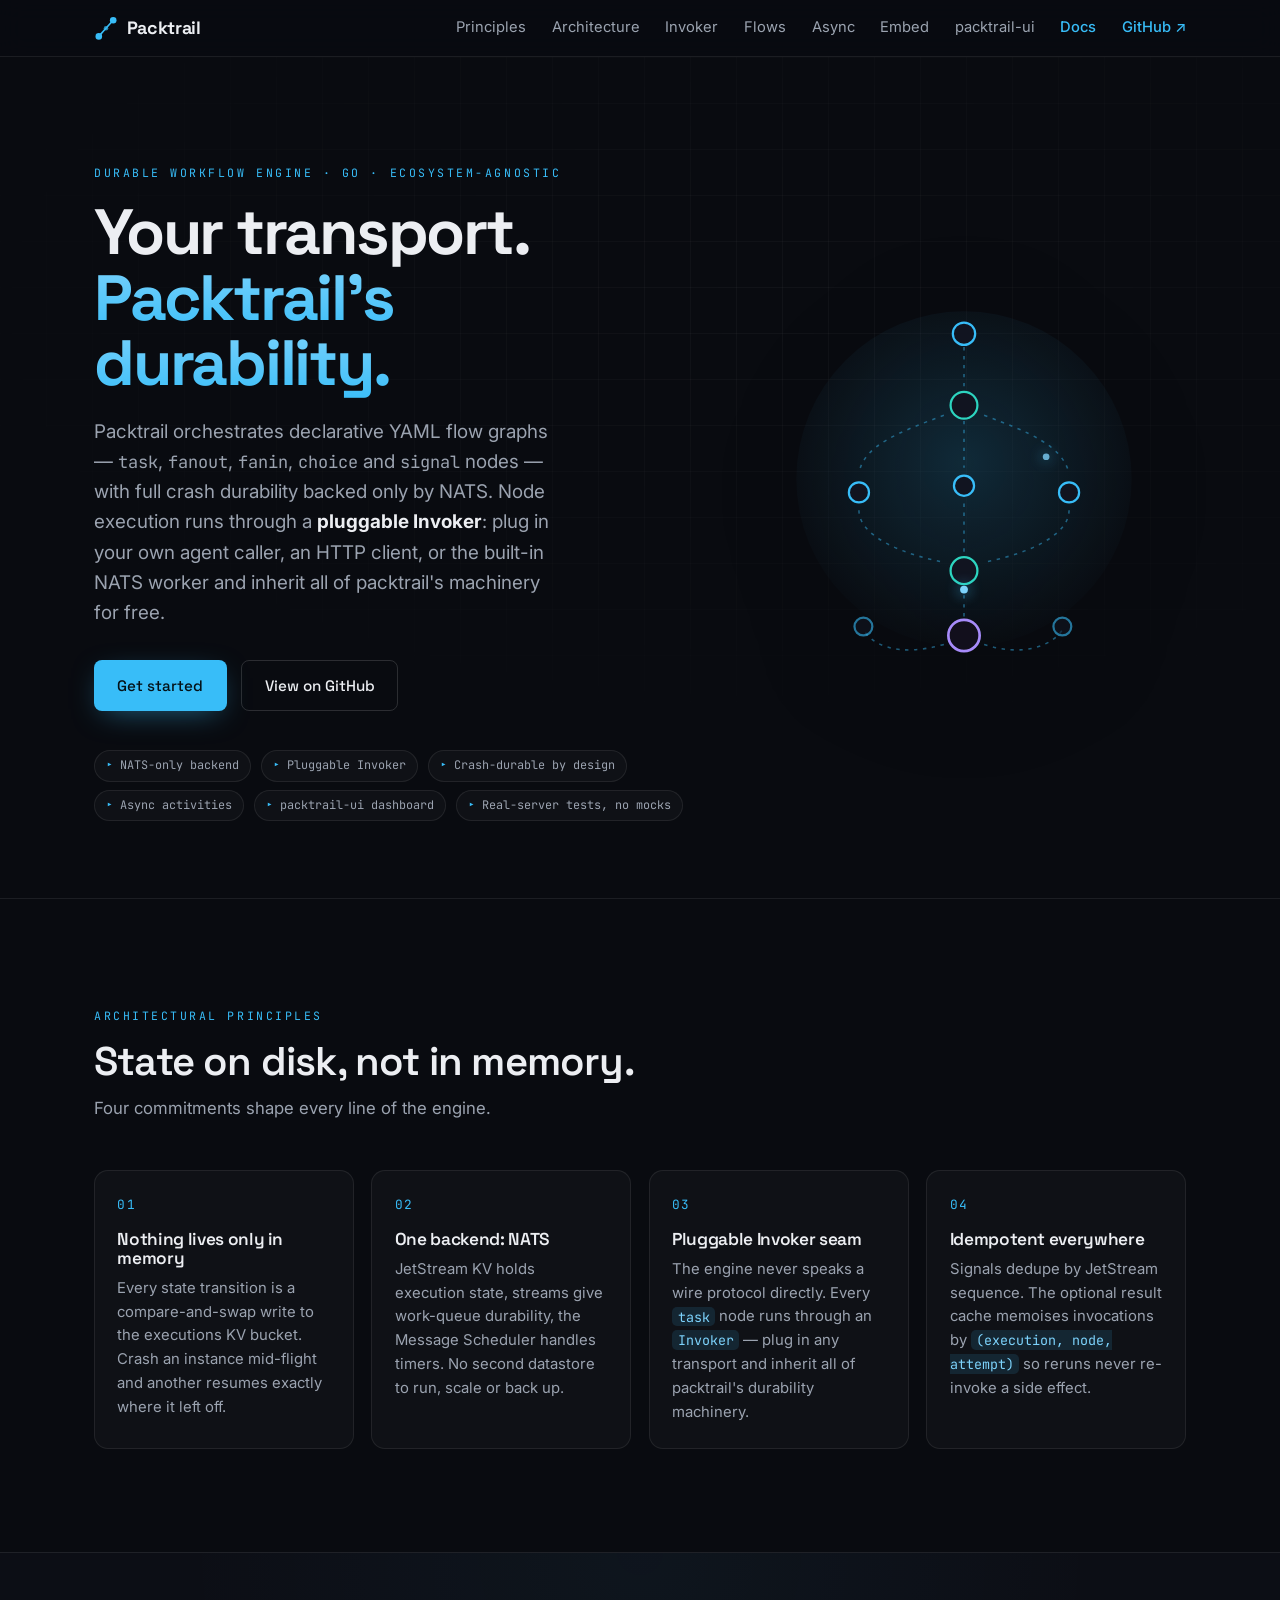
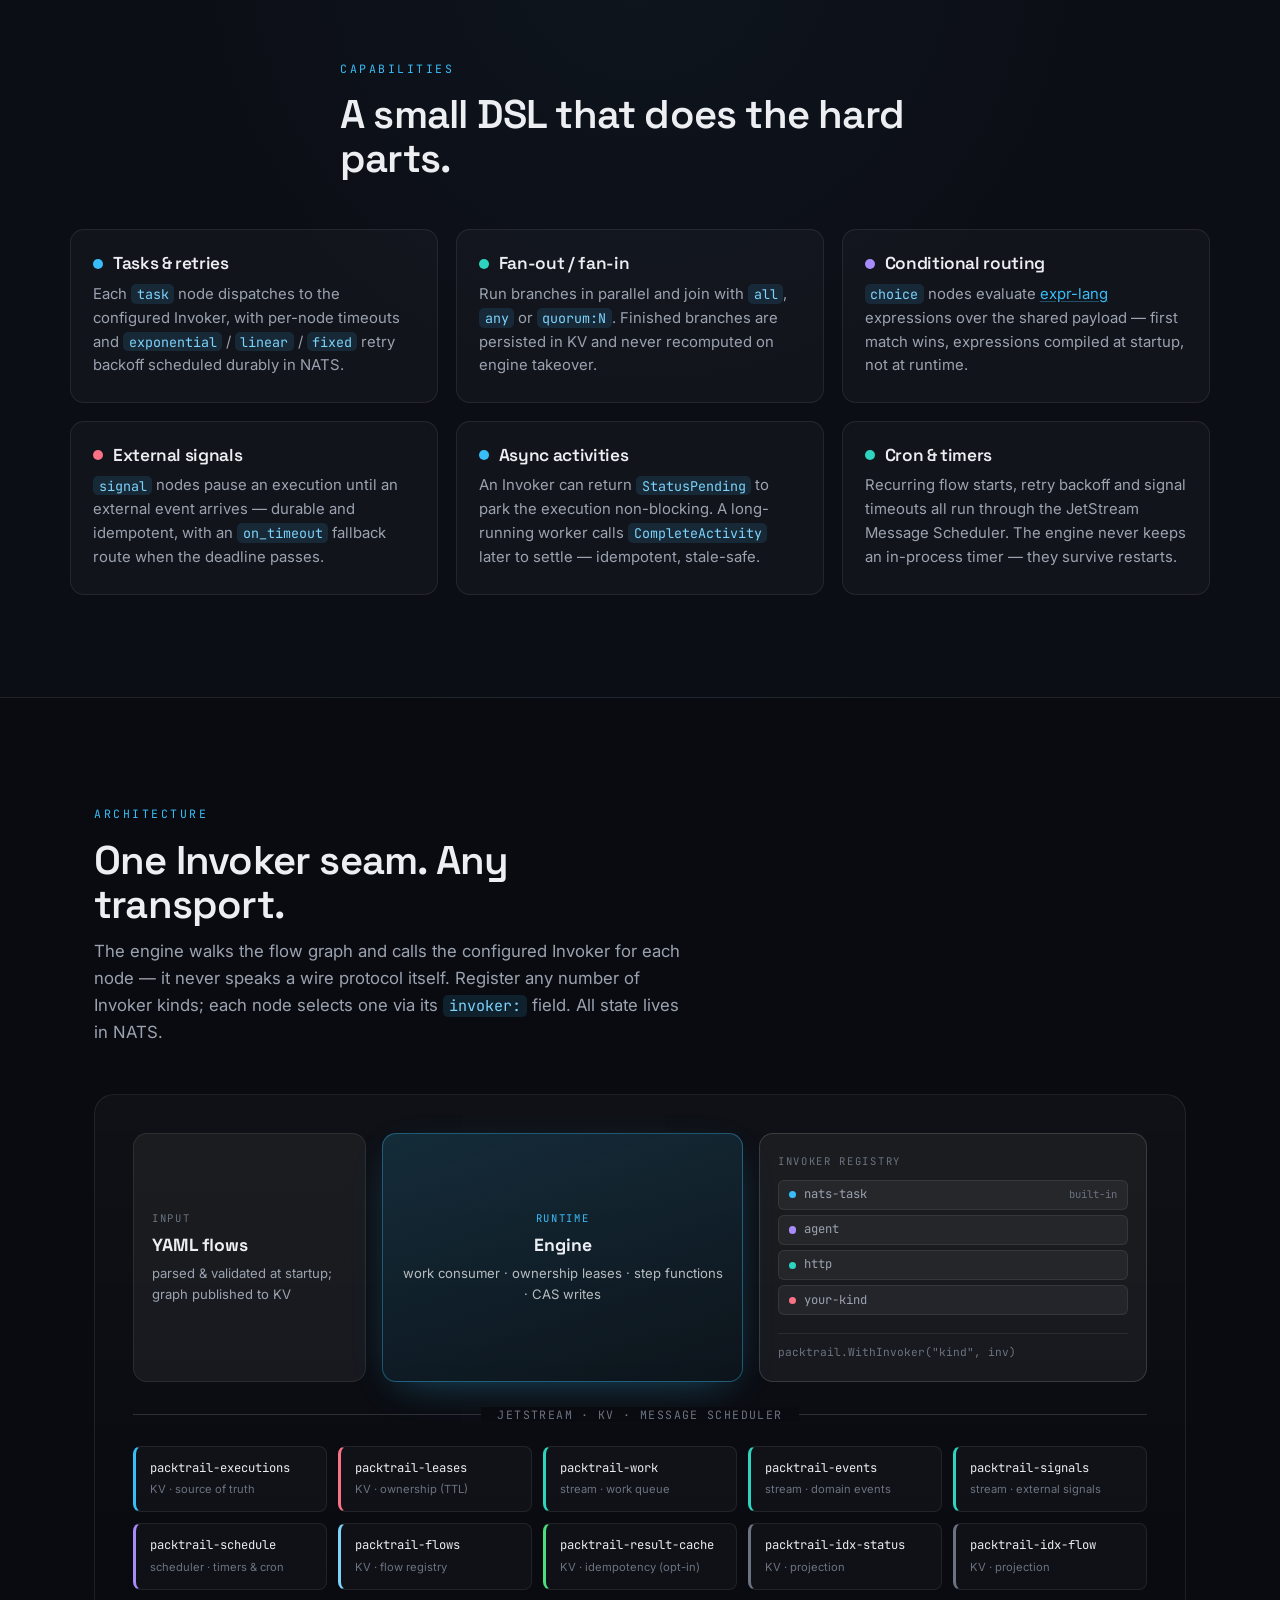
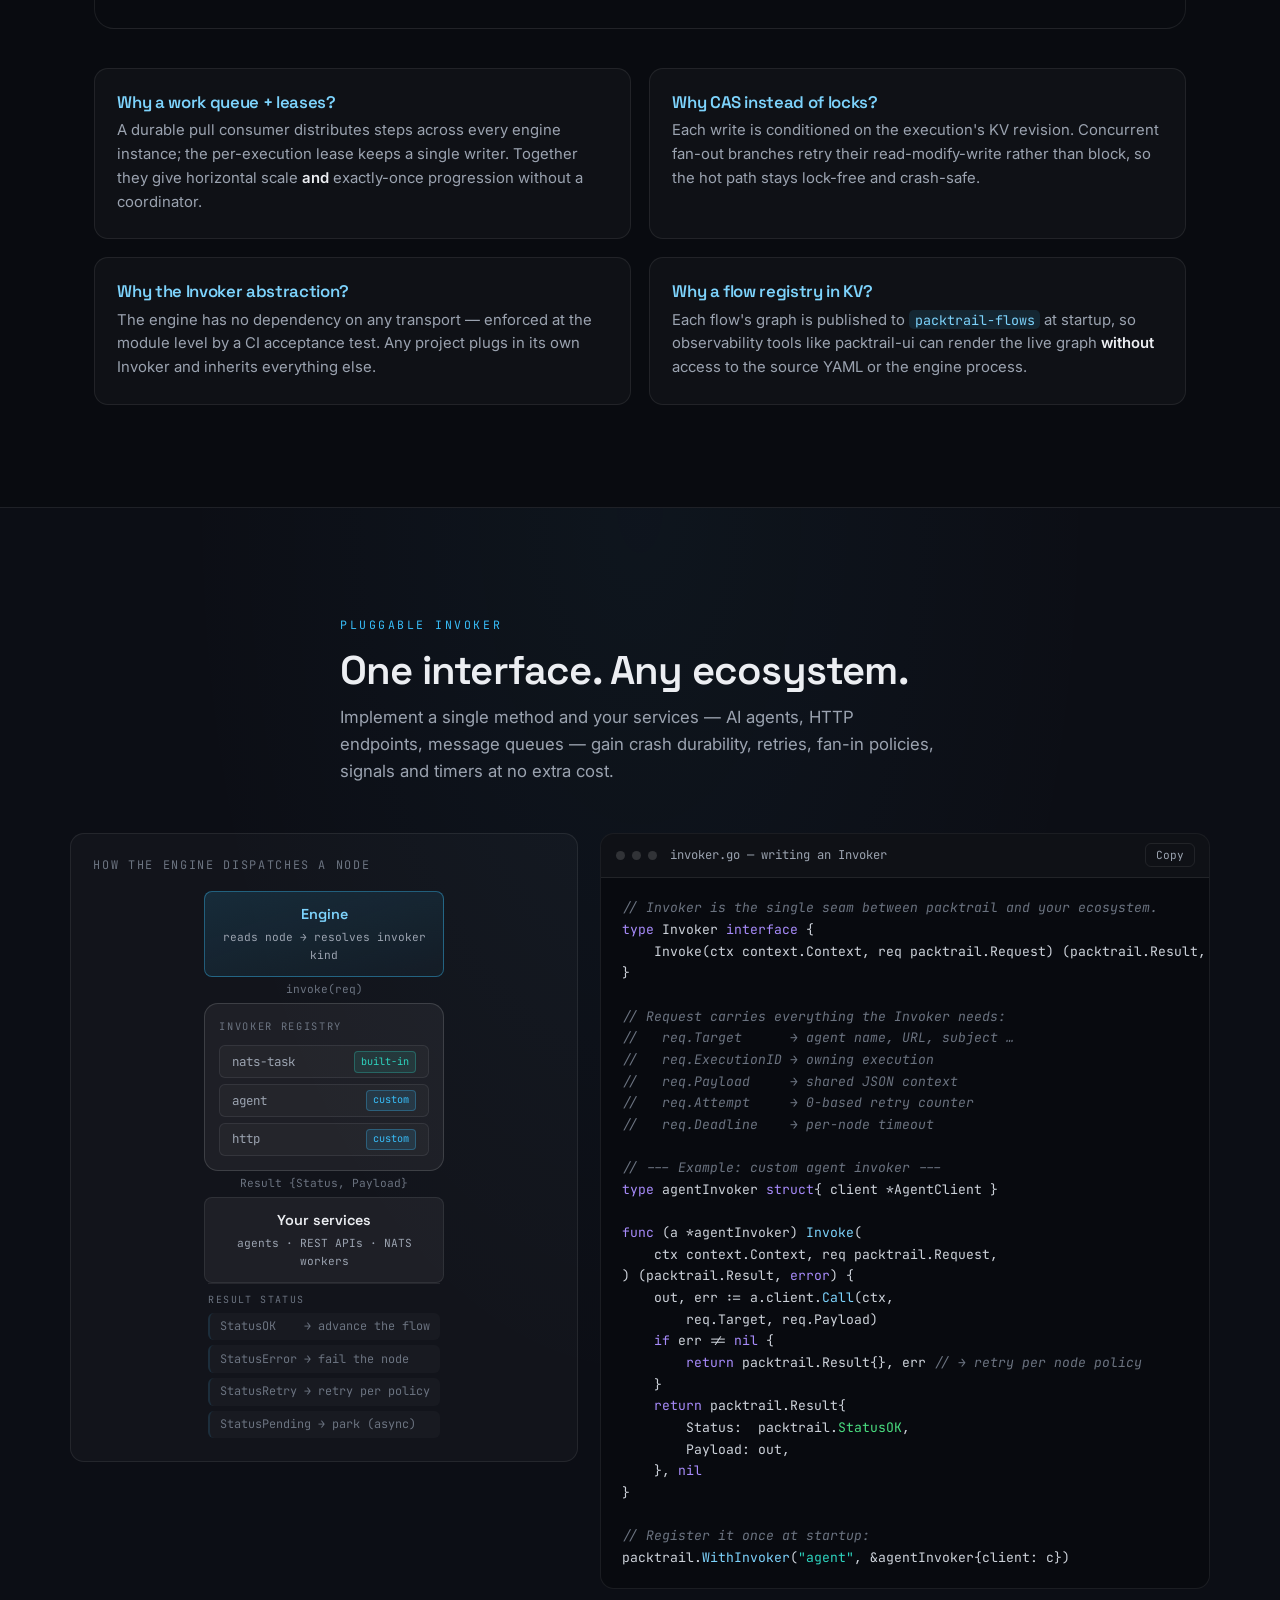
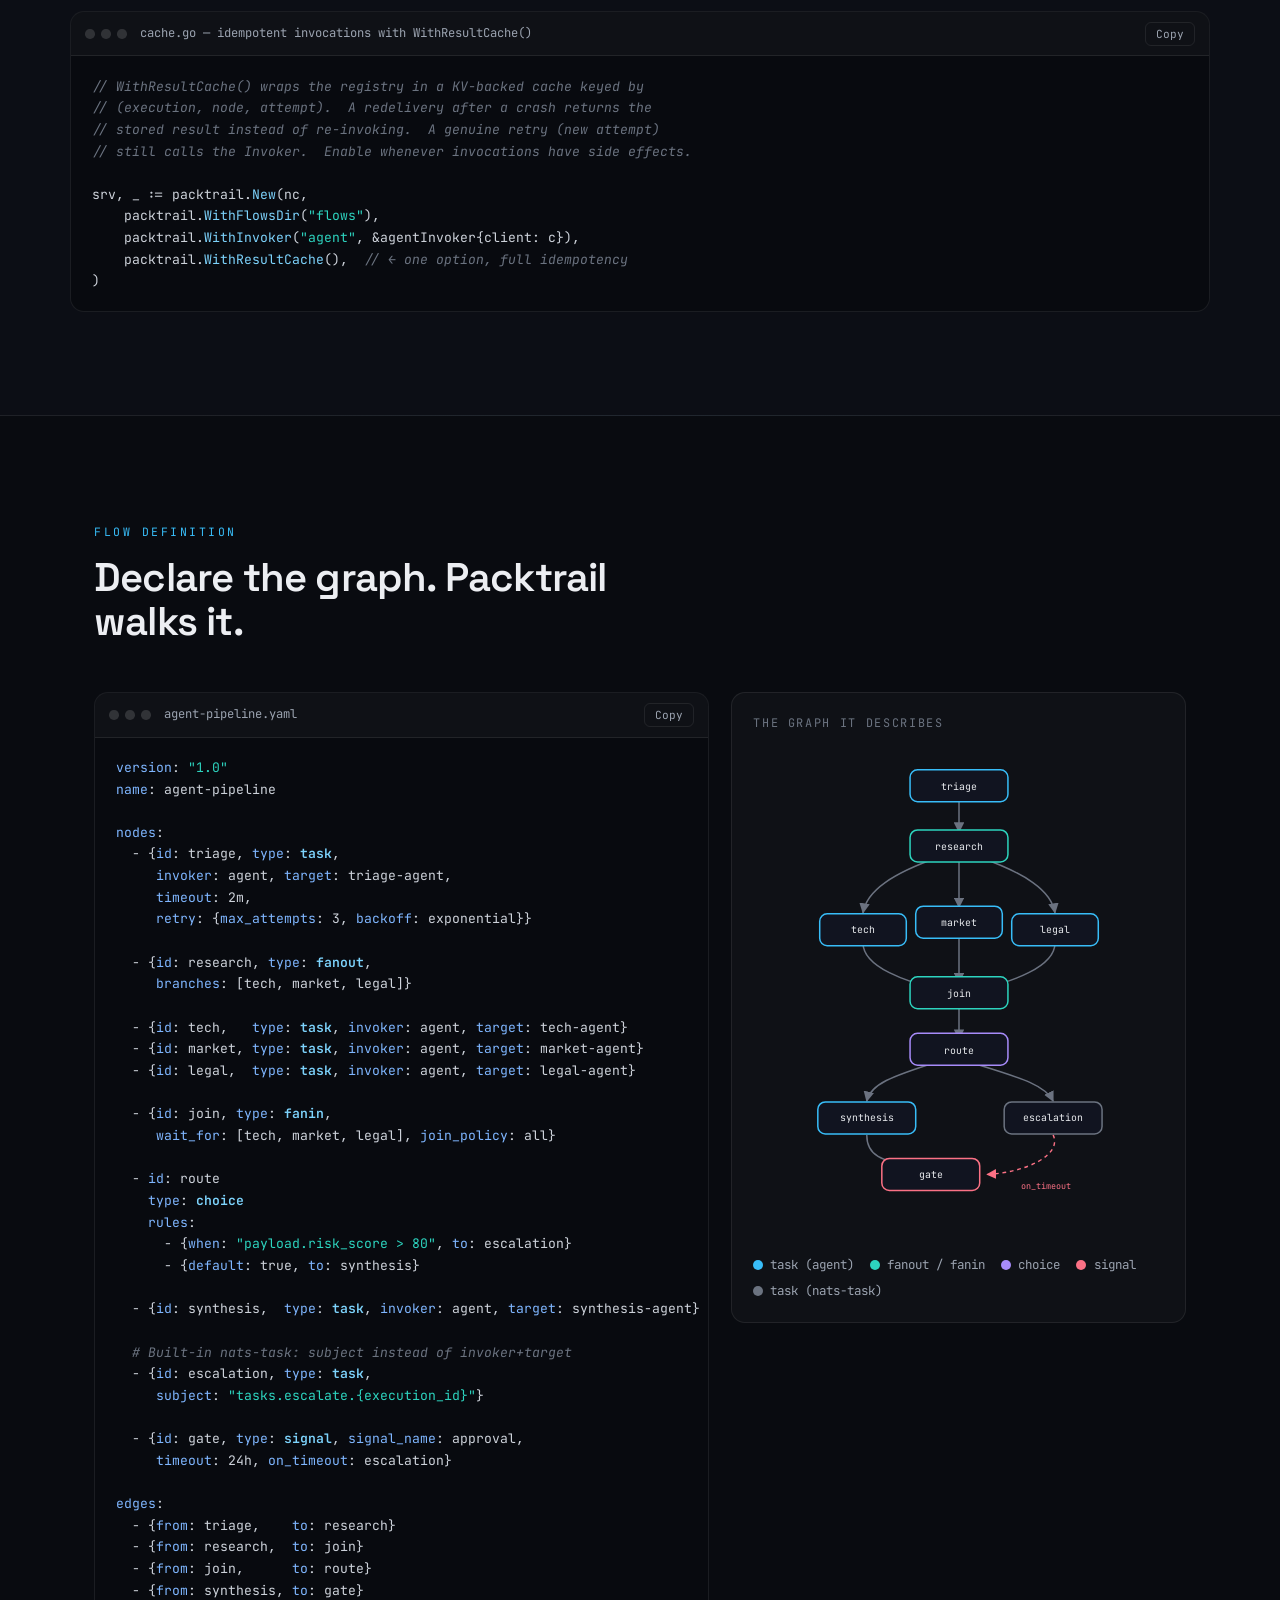
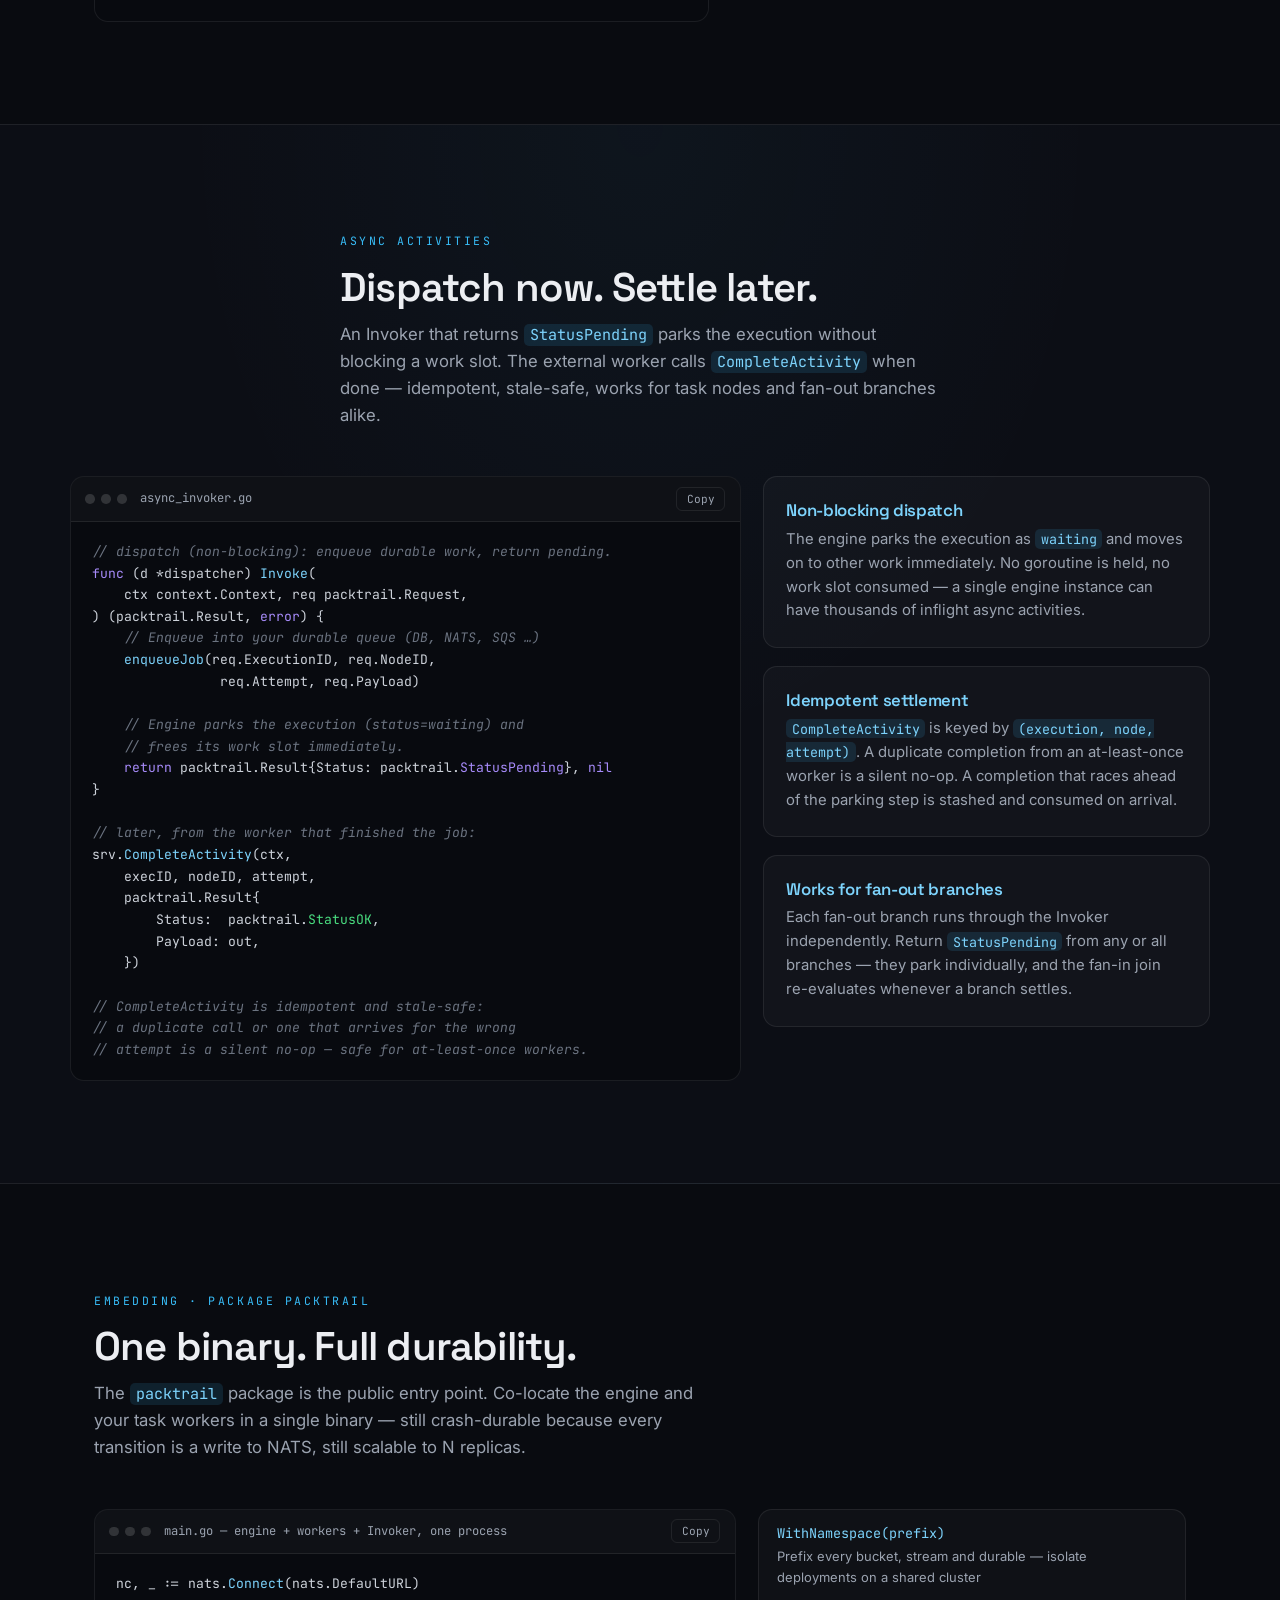
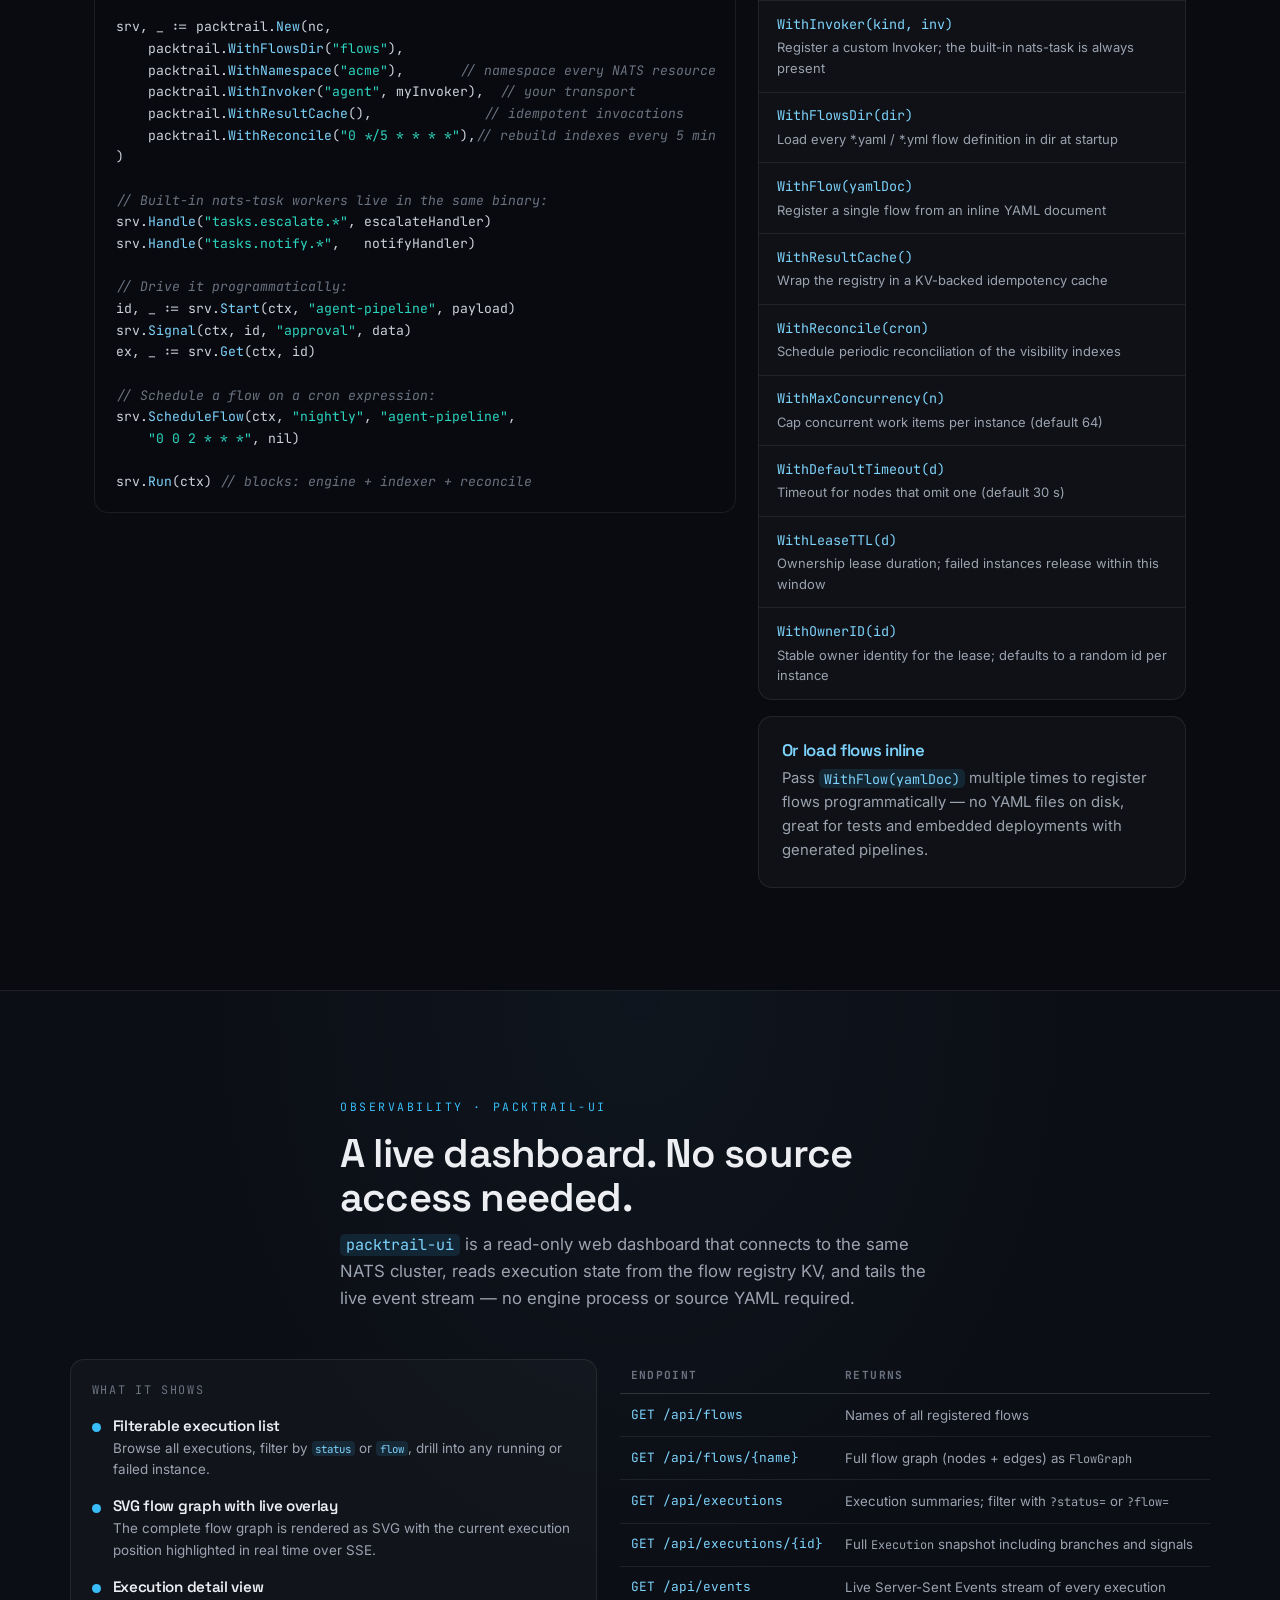
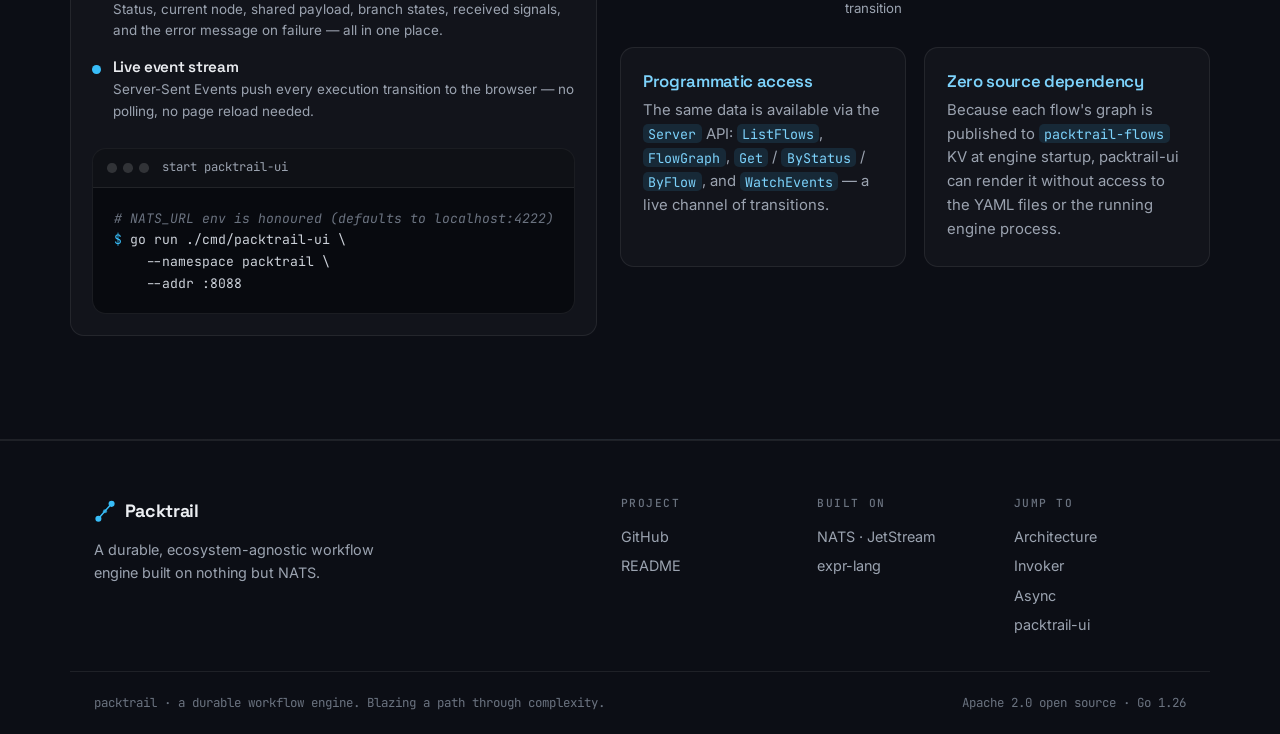
<file: web/index.html>
<!DOCTYPE html>
<html lang="en">
<head>
<meta charset="UTF-8" />
<meta name="viewport" content="width=device-width, initial-scale=1.0" />
<title>Packtrail — ecosystem-agnostic durable workflows on NATS</title>
<meta name="description" content="Packtrail is a durable, ecosystem-agnostic workflow engine in Go. It orchestrates declarative YAML flow graphs backed only by NATS — JetStream, KV and the Message Scheduler — with a pluggable Invoker that lets you drive any transport: agent callers, HTTP clients, NATS workers." />
<link rel="preconnect" href="https://fonts.googleapis.com" />
<link rel="preconnect" href="https://fonts.gstatic.com" crossorigin />
<link href="https://fonts.googleapis.com/css2?family=Space+Grotesk:wght@400;500;600;700&family=Inter:wght@400;450;500;600&family=JetBrains+Mono:wght@400;500;600&display=swap" rel="stylesheet" />
<link rel="stylesheet" href="styles.css" />
<noscript><style>.reveal{opacity:1!important;transform:none!important}</style></noscript>
<link rel="icon" href="data:image/svg+xml,%3Csvg xmlns='http://www.w3.org/2000/svg' viewBox='0 0 32 32'%3E%3Cpath d='M6 26 Q16 14 26 6' stroke='%2338bdf8' stroke-width='2.5' fill='none' stroke-linecap='round'/%3E%3Ccircle cx='6' cy='26' r='4.5' fill='%2338bdf8'/%3E%3Ccircle cx='16' cy='16' r='3' fill='%2338bdf8' opacity='.75'/%3E%3Ccircle cx='26' cy='6' r='4.5' fill='%2338bdf8'/%3E%3C/svg%3E" />
</head>
<body>

<!-- ============================ NAV ============================ -->
<header class="nav" id="top">
  <div class="nav__inner">
    <a class="brand" href="#top" aria-label="Packtrail home">
      <svg class="brand__mark" viewBox="0 0 40 40" aria-hidden="true">
        <path d="M8 34 Q20 20, 32 7" stroke="currentColor" stroke-width="2.8" fill="none" stroke-linecap="round"/>
        <circle cx="8" cy="34" r="5.5" fill="currentColor"/>
        <circle cx="20" cy="20.5" r="3.8" fill="currentColor" opacity="0.7"/>
        <circle cx="32" cy="7" r="5.5" fill="currentColor"/>
      </svg>
      <span>Packtrail</span>
    </a>
    <nav class="nav__links">
      <a href="#principles">Principles</a>
      <a href="#architecture">Architecture</a>
      <a href="#invoker">Invoker</a>
      <a href="#dsl">Flows</a>
      <a href="#async">Async</a>
      <a href="#embed">Embed</a>
      <a href="#ui">packtrail-ui</a>
      <a class="docs__nav-link" href="docs.html">Docs</a>
      <a class="nav__gh" href="https://github.com/henomis/packtrail" target="_blank" rel="noopener">GitHub ↗</a>
    </nav>
  </div>
</header>

<!-- ============================ HERO ============================ -->
<section class="hero">
  <div class="hero__grid"></div>
  <div class="hero__inner">
    <div class="hero__copy">
      <span class="eyebrow">Durable workflow engine · Go · ecosystem-agnostic</span>
      <h1>Your transport.<br><span class="hl">Packtrail's durability.</span></h1>
      <p class="lede">
        Packtrail orchestrates declarative YAML flow graphs — <code>task</code>, <code>fanout</code>,
        <code>fanin</code>, <code>choice</code> and <code>signal</code> nodes — with full crash
        durability backed only by NATS. Node execution runs through a
        <strong>pluggable&nbsp;Invoker</strong>: plug in your own agent caller, an HTTP client, or
        the built-in NATS worker and inherit all of packtrail's machinery for&nbsp;free.
      </p>
      <div class="hero__cta">
        <a class="btn btn--primary" href="#embed">Get started</a>
        <a class="btn btn--ghost" href="https://github.com/henomis/packtrail" target="_blank" rel="noopener">View on GitHub</a>
      </div>
      <ul class="hero__badges">
        <li>NATS-only backend</li>
        <li>Pluggable Invoker</li>
        <li>Crash-durable by design</li>
        <li>Async activities</li>
        <li>packtrail-ui dashboard</li>
        <li>Real-server tests, no mocks</li>
      </ul>
    </div>

    <div class="hero__art" aria-hidden="true">
      <!-- Animated flow graph: task → fanout → [tasks] → fanin → choice → task -->
      <svg viewBox="0 0 340 360" class="flowsim">
        <defs>
          <radialGradient id="glow" cx="50%" cy="45%" r="58%">
            <stop offset="0%" stop-color="#38bdf8" stop-opacity="0.18"/>
            <stop offset="100%" stop-color="#38bdf8" stop-opacity="0"/>
          </radialGradient>
        </defs>
        <circle cx="170" cy="170" r="150" fill="url(#glow)"/>
        <!-- edges -->
        <g class="fsim__edges" stroke="#38bdf8" stroke-width="1.4" fill="none" opacity="0.45">
          <path d="M170 52 L170 90"/>
          <path d="M152 113 C112 128, 80 140, 76 165"/>
          <path d="M170 118 L170 160"/>
          <path d="M188 113 C228 128, 258 140, 264 165"/>
          <path d="M76 198 C76 222, 118 238, 150 244"/>
          <path d="M170 192 L170 238"/>
          <path d="M264 198 C264 222, 222 238, 190 244"/>
          <path d="M170 266 L170 302"/>
          <path d="M152 318 C110 330, 88 318, 80 305"/>
          <path d="M188 318 C224 330, 250 318, 258 305"/>
        </g>
        <!-- nodes -->
        <g class="fsim__nodes">
          <!-- start task -->
          <circle cx="170" cy="40" r="10"/>
          <!-- fanout -->
          <circle class="fan" cx="170" cy="104" r="12"/>
          <!-- three branch tasks -->
          <circle cx="76" cy="182" r="9"/>
          <circle cx="170" cy="176" r="9"/>
          <circle cx="264" cy="182" r="9"/>
          <!-- fanin -->
          <circle class="fan" cx="170" cy="252" r="12"/>
          <!-- choice / hub -->
          <circle class="hub choice" cx="170" cy="310" r="14"/>
          <!-- two end targets -->
          <circle cx="80" cy="302" r="8" opacity="0.6"/>
          <circle cx="258" cy="302" r="8" opacity="0.6"/>
        </g>
        <!-- travelling pulses -->
        <circle class="pulse" r="3.5">
          <animateMotion dur="3.8s" repeatCount="indefinite"
            path="M170 52 L170 104 C140 120 80 148 76 182 C76 218 130 240 170 252 L170 310"/>
        </circle>
        <circle class="pulse" r="3" style="opacity:.8">
          <animateMotion dur="3.8s" repeatCount="indefinite" begin="-1.9s"
            path="M170 52 L170 104 C200 120 258 148 264 182 C264 218 210 240 170 252 L170 310"/>
        </circle>
      </svg>
    </div>
  </div>
</section>

<!-- ============================ PRINCIPLES ============================ -->
<section class="section" id="principles">
  <div class="section__head reveal">
    <span class="eyebrow">Architectural principles</span>
    <h2>State on disk, not in memory.</h2>
    <p class="section__sub">Four commitments shape every line of the engine.</p>
  </div>
  <div class="cards cards--4">
    <article class="card reveal">
      <div class="card__num">01</div>
      <h3>Nothing lives only in memory</h3>
      <p>Every state transition is a compare-and-swap write to the executions KV bucket. Crash an instance mid-flight and another resumes exactly where it left off.</p>
    </article>
    <article class="card reveal">
      <div class="card__num">02</div>
      <h3>One backend: NATS</h3>
      <p>JetStream KV holds execution state, streams give work-queue durability, the Message Scheduler handles timers. No second datastore to run, scale or back up.</p>
    </article>
    <article class="card reveal">
      <div class="card__num">03</div>
      <h3>Pluggable Invoker seam</h3>
      <p>The engine never speaks a wire protocol directly. Every <code>task</code> node runs through an <code>Invoker</code> — plug in any transport and inherit all of packtrail's durability machinery.</p>
    </article>
    <article class="card reveal">
      <div class="card__num">04</div>
      <h3>Idempotent everywhere</h3>
      <p>Signals dedupe by JetStream sequence. The optional result cache memoises invocations by <code>(execution, node, attempt)</code> so reruns never re-invoke a side effect.</p>
    </article>
  </div>
</section>

<!-- ============================ FEATURES ============================ -->
<section class="section section--alt" id="features">
  <div class="section__head reveal">
    <span class="eyebrow">Capabilities</span>
    <h2>A small DSL that does the hard parts.</h2>
  </div>
  <div class="cards cards--3">
    <article class="feature reveal">
      <h3><span class="dot dot--task"></span>Tasks &amp; retries</h3>
      <p>Each <code>task</code> node dispatches to the configured Invoker, with per-node timeouts and <code>exponential</code> / <code>linear</code> / <code>fixed</code> retry backoff scheduled durably in NATS.</p>
    </article>
    <article class="feature reveal">
      <h3><span class="dot dot--fan"></span>Fan-out / fan-in</h3>
      <p>Run branches in parallel and join with <code>all</code>, <code>any</code> or <code>quorum:N</code>. Finished branches are persisted in KV and never recomputed on engine takeover.</p>
    </article>
    <article class="feature reveal">
      <h3><span class="dot dot--choice"></span>Conditional routing</h3>
      <p><code>choice</code> nodes evaluate <a href="https://github.com/expr-lang/expr" target="_blank" rel="noopener">expr-lang</a> expressions over the shared payload — first match wins, expressions compiled at startup, not at runtime.</p>
    </article>
    <article class="feature reveal">
      <h3><span class="dot dot--signal"></span>External signals</h3>
      <p><code>signal</code> nodes pause an execution until an external event arrives — durable and idempotent, with an <code>on_timeout</code> fallback route when the deadline passes.</p>
    </article>
    <article class="feature reveal">
      <h3><span class="dot dot--task"></span>Async activities</h3>
      <p>An Invoker can return <code>StatusPending</code> to park the execution non-blocking. A long-running worker calls <code>CompleteActivity</code> later to settle — idempotent, stale-safe.</p>
    </article>
    <article class="feature reveal">
      <h3><span class="dot dot--fan"></span>Cron &amp; timers</h3>
      <p>Recurring flow starts, retry backoff and signal timeouts all run through the JetStream Message Scheduler. The engine never keeps an in-process timer — they survive restarts.</p>
    </article>
  </div>
</section>

<!-- ============================ ARCHITECTURE ============================ -->
<section class="section" id="architecture">
  <div class="section__head reveal">
    <span class="eyebrow">Architecture</span>
    <h2>One Invoker seam. Any transport.</h2>
    <p class="section__sub">
      The engine walks the flow graph and calls the configured Invoker for each node — it never
      speaks a wire protocol itself. Register any number of Invoker kinds; each node selects
      one via its <code>invoker:</code> field. All state lives in NATS.
    </p>
  </div>

  <div class="arch reveal">
    <div class="arch__top">
      <div class="arch__box arch__box--side">
        <span class="arch__tag">input</span>
        <strong>YAML flows</strong>
        <small>parsed &amp; validated at startup; graph published to KV</small>
      </div>

      <div class="arch__engine">
        <span class="arch__tag">runtime</span>
        <strong>Engine</strong>
        <small>work consumer · ownership leases · step functions · CAS writes</small>
      </div>

      <div class="arch__reg">
        <div class="arch__reg-title">Invoker Registry</div>
        <div class="arch__inv-list">
          <div class="arch__inv"><span class="i-dot" style="background:#38bdf8"></span>nats-task <span style="margin-left:auto;font-size:.66rem;color:var(--ink-faint)">built-in</span></div>
          <div class="arch__inv"><span class="i-dot" style="background:#a78bfa"></span>agent</div>
          <div class="arch__inv"><span class="i-dot" style="background:#2dd4bf"></span>http</div>
          <div class="arch__inv"><span class="i-dot" style="background:#fb7185"></span>your-kind</div>
        </div>
        <div class="arch__split" style="margin-top:.6rem;padding-top:.6rem;border-top:1px solid var(--line);font-family:var(--mono);font-size:.7rem;color:var(--ink-faint)">
          packtrail.WithInvoker("kind", inv)
        </div>
      </div>
    </div>

    <div class="arch__busline"><span>JetStream · KV · Message Scheduler</span></div>

    <div class="arch__stores">
      <div class="store store--truth">
        <code>packtrail-executions</code>
        <span>KV · source of truth</span>
      </div>
      <div class="store store--lease">
        <code>packtrail-leases</code>
        <span>KV · ownership (TTL)</span>
      </div>
      <div class="store store--stream">
        <code>packtrail-work</code>
        <span>stream · work queue</span>
      </div>
      <div class="store store--stream">
        <code>packtrail-events</code>
        <span>stream · domain events</span>
      </div>
      <div class="store store--stream">
        <code>packtrail-signals</code>
        <span>stream · external signals</span>
      </div>
      <div class="store store--timer">
        <code>packtrail-schedule</code>
        <span>scheduler · timers &amp; cron</span>
      </div>
      <div class="store store--truth" style="border-left-color:var(--sky-hi)">
        <code>packtrail-flows</code>
        <span>KV · flow registry</span>
      </div>
      <div class="store store--cache">
        <code>packtrail-result-cache</code>
        <span>KV · idempotency (opt-in)</span>
      </div>
      <div class="store store--proj">
        <code>packtrail-idx-status</code>
        <span>KV · projection</span>
      </div>
      <div class="store store--proj">
        <code>packtrail-idx-flow</code>
        <span>KV · projection</span>
      </div>
    </div>
  </div>

  <div class="choices">
    <article class="choice-card reveal">
      <h4>Why a work queue + leases?</h4>
      <p>A durable pull consumer distributes steps across every engine instance; the per-execution lease keeps a single writer. Together they give horizontal scale <em>and</em> exactly-once progression without a coordinator.</p>
    </article>
    <article class="choice-card reveal">
      <h4>Why CAS instead of locks?</h4>
      <p>Each write is conditioned on the execution's KV revision. Concurrent fan-out branches retry their read-modify-write rather than block, so the hot path stays lock-free and crash-safe.</p>
    </article>
    <article class="choice-card reveal">
      <h4>Why the Invoker abstraction?</h4>
      <p>The engine has no dependency on any transport — enforced at the module level by a CI acceptance test. Any project plugs in its own Invoker and inherits everything else.</p>
    </article>
    <article class="choice-card reveal">
      <h4>Why a flow registry in KV?</h4>
      <p>Each flow's graph is published to <code>packtrail-flows</code> at startup, so observability tools like packtrail-ui can render the live graph <em>without</em> access to the source YAML or the engine process.</p>
    </article>
  </div>
</section>

<!-- ============================ INVOKER ============================ -->
<section class="section section--alt" id="invoker">
  <div class="section__head reveal">
    <span class="eyebrow">Pluggable Invoker</span>
    <h2>One interface. Any ecosystem.</h2>
    <p class="section__sub">
      Implement a single method and your services — AI agents, HTTP endpoints, message queues —
      gain crash durability, retries, fan-in policies, signals and timers at no extra cost.
    </p>
  </div>

  <div class="invoker-layout">
    <div class="inv-panel reveal">
      <div class="inv-panel__title">How the engine dispatches a node</div>
      <div class="inv-flow">
        <div class="inv-box inv-box--engine">
          Engine
          <small>reads node → resolves invoker kind</small>
        </div>
        <div class="inv-arrow">invoke(req)</div>
        <div class="inv-registry">
          <div class="inv-registry__title">Invoker Registry</div>
          <div class="inv-kind">nats-task <span class="badge badge-builtin">built-in</span></div>
          <div class="inv-kind">agent <span class="badge">custom</span></div>
          <div class="inv-kind">http <span class="badge">custom</span></div>
        </div>
        <div class="inv-arrow">Result {Status, Payload}</div>
        <div class="inv-box">
          Your services
          <small>agents · REST APIs · NATS workers</small>
        </div>
        <div class="inv-split">
          <div class="inv-split-title">Result status</div>
          <div class="inv-target">StatusOK &nbsp;&nbsp;&nbsp;→ advance the flow</div>
          <div class="inv-target">StatusError → fail the node</div>
          <div class="inv-target">StatusRetry → retry per policy</div>
          <div class="inv-target">StatusPending → park (async)</div>
        </div>
      </div>
    </div>

    <div class="codecard reveal">
      <div class="codecard__bar">
        <span class="codecard__dots"><i></i><i></i><i></i></span>
        <span class="codecard__name">invoker.go — writing an Invoker</span>
        <button class="copy" data-copy="#inv-src">Copy</button>
      </div>
<pre class="codecard__body" id="inv-src"><code><span class="cm">// Invoker is the single seam between packtrail and your ecosystem.</span>
<span class="kw">type</span> Invoker <span class="kw">interface</span> {
    Invoke(ctx context.Context, req packtrail.Request) (packtrail.Result, <span class="kw">error</span>)
}

<span class="cm">// Request carries everything the Invoker needs:</span>
<span class="cm">//   req.Target      → agent name, URL, subject …</span>
<span class="cm">//   req.ExecutionID → owning execution</span>
<span class="cm">//   req.Payload     → shared JSON context</span>
<span class="cm">//   req.Attempt     → 0-based retry counter</span>
<span class="cm">//   req.Deadline    → per-node timeout</span>

<span class="cm">// --- Example: custom agent invoker ---</span>
<span class="kw">type</span> agentInvoker <span class="kw">struct</span>{ client *AgentClient }

<span class="kw">func</span> (a *agentInvoker) <span class="fn">Invoke</span>(
    ctx context.Context, req packtrail.Request,
) (packtrail.Result, <span class="kw">error</span>) {
    out, err := a.client.<span class="fn">Call</span>(ctx,
        req.Target, req.Payload)
    <span class="kw">if</span> err != <span class="kw">nil</span> {
        <span class="kw">return</span> packtrail.Result{}, err <span class="cm">// → retry per node policy</span>
    }
    <span class="kw">return</span> packtrail.Result{
        Status:  packtrail.<span class="ok">StatusOK</span>,
        Payload: out,
    }, <span class="kw">nil</span>
}

<span class="cm">// Register it once at startup:</span>
packtrail.<span class="fn">WithInvoker</span>(<span class="s">"agent"</span>, &amp;agentInvoker{client: c})</code></pre>
    </div>
  </div>

  <div style="margin-top:1.4rem" class="reveal">
    <div class="codecard">
      <div class="codecard__bar">
        <span class="codecard__dots"><i></i><i></i><i></i></span>
        <span class="codecard__name">cache.go — idempotent invocations with WithResultCache()</span>
        <button class="copy" data-copy="#cache-src">Copy</button>
      </div>
<pre class="codecard__body" id="cache-src"><code><span class="cm">// WithResultCache() wraps the registry in a KV-backed cache keyed by</span>
<span class="cm">// (execution, node, attempt).  A redelivery after a crash returns the</span>
<span class="cm">// stored result instead of re-invoking.  A genuine retry (new attempt)</span>
<span class="cm">// still calls the Invoker.  Enable whenever invocations have side effects.</span>

srv, _ := packtrail.<span class="fn">New</span>(nc,
    packtrail.<span class="fn">WithFlowsDir</span>(<span class="s">"flows"</span>),
    packtrail.<span class="fn">WithInvoker</span>(<span class="s">"agent"</span>, &amp;agentInvoker{client: c}),
    packtrail.<span class="fn">WithResultCache</span>(),  <span class="cm">// ← one option, full idempotency</span>
)</code></pre>
    </div>
  </div>
</section>

<!-- ============================ DSL ============================ -->
<section class="section" id="dsl">
  <div class="section__head reveal">
    <span class="eyebrow">Flow definition</span>
    <h2>Declare the graph. Packtrail walks it.</h2>
  </div>

  <div class="dsl">
    <div class="codecard reveal">
      <div class="codecard__bar">
        <span class="codecard__dots"><i></i><i></i><i></i></span>
        <span class="codecard__name">agent-pipeline.yaml</span>
        <button class="copy" data-copy="#yaml-src">Copy</button>
      </div>
<pre class="codecard__body" id="yaml-src"><code><span class="k">version</span>: <span class="s">"1.0"</span>
<span class="k">name</span>: agent-pipeline

<span class="k">nodes</span>:
  - {<span class="k">id</span>: triage, <span class="k">type</span>: <span class="t">task</span>,
     <span class="k">invoker</span>: agent, <span class="k">target</span>: triage-agent,
     <span class="k">timeout</span>: 2m,
     <span class="k">retry</span>: {<span class="k">max_attempts</span>: 3, <span class="k">backoff</span>: exponential}}

  - {<span class="k">id</span>: research, <span class="k">type</span>: <span class="t">fanout</span>,
     <span class="k">branches</span>: [tech, market, legal]}

  - {<span class="k">id</span>: tech,   <span class="k">type</span>: <span class="t">task</span>, <span class="k">invoker</span>: agent, <span class="k">target</span>: tech-agent}
  - {<span class="k">id</span>: market, <span class="k">type</span>: <span class="t">task</span>, <span class="k">invoker</span>: agent, <span class="k">target</span>: market-agent}
  - {<span class="k">id</span>: legal,  <span class="k">type</span>: <span class="t">task</span>, <span class="k">invoker</span>: agent, <span class="k">target</span>: legal-agent}

  - {<span class="k">id</span>: join, <span class="k">type</span>: <span class="t">fanin</span>,
     <span class="k">wait_for</span>: [tech, market, legal], <span class="k">join_policy</span>: all}

  - <span class="k">id</span>: route
    <span class="k">type</span>: <span class="t">choice</span>
    <span class="k">rules</span>:
      - {<span class="k">when</span>: <span class="s">"payload.risk_score &gt; 80"</span>, <span class="k">to</span>: escalation}
      - {<span class="k">default</span>: true, <span class="k">to</span>: synthesis}

  - {<span class="k">id</span>: synthesis,  <span class="k">type</span>: <span class="t">task</span>, <span class="k">invoker</span>: agent, <span class="k">target</span>: synthesis-agent}

  <span class="cm"># Built-in nats-task: subject instead of invoker+target</span>
  - {<span class="k">id</span>: escalation, <span class="k">type</span>: <span class="t">task</span>,
     <span class="k">subject</span>: <span class="s">"tasks.escalate.{execution_id}"</span>}

  - {<span class="k">id</span>: gate, <span class="k">type</span>: <span class="t">signal</span>, <span class="k">signal_name</span>: approval,
     <span class="k">timeout</span>: 24h, <span class="k">on_timeout</span>: escalation}

<span class="k">edges</span>:
  - {<span class="k">from</span>: triage,    <span class="k">to</span>: research}
  - {<span class="k">from</span>: research,  <span class="k">to</span>: join}
  - {<span class="k">from</span>: join,      <span class="k">to</span>: route}
  - {<span class="k">from</span>: synthesis, <span class="k">to</span>: gate}</code></pre>
    </div>

    <div class="graphcard reveal">
      <div class="graphcard__title">The graph it describes</div>
      <svg viewBox="0 0 340 520" class="flowgraph" role="img" aria-label="Agent pipeline graph">
        <defs>
          <marker id="arrow" viewBox="0 0 10 10" refX="9" refY="5" markerWidth="7" markerHeight="7" orient="auto-start-reverse">
            <path d="M0 0 L10 5 L0 10 z" fill="#6b7280"/>
          </marker>
          <marker id="arrowDash" viewBox="0 0 10 10" refX="9" refY="5" markerWidth="7" markerHeight="7" orient="auto-start-reverse">
            <path d="M0 0 L10 5 L0 10 z" fill="#fb7185"/>
          </marker>
        </defs>

        <!-- edges -->
        <g fill="none" stroke="#6b7280" stroke-width="1.6" marker-end="url(#arrow)">
          <!-- triage → research -->
          <path d="M170 55 L170 88"/>
          <!-- research → branches -->
          <path d="M148 115 C100 132, 72 150, 68 174"/>
          <path d="M170 120 L170 168"/>
          <path d="M192 115 C240 132, 268 150, 272 174"/>
          <!-- branches → join -->
          <path d="M68 206 C68 232, 116 248, 148 255"/>
          <path d="M170 200 L170 248"/>
          <path d="M272 206 C272 232, 224 248, 192 255"/>
          <!-- join → route -->
          <path d="M170 272 L170 308"/>
          <!-- route → synthesis -->
          <path d="M148 332 C98 348, 76 356, 72 374"/>
          <!-- route → escalation -->
          <path d="M192 336 C238 350, 262 358, 270 374"/>
          <!-- synthesis → gate -->
          <path d="M72 410 C72 432, 88 438, 120 442"/>
        </g>
        <!-- on_timeout dashed -->
        <path d="M270 410 C280 432, 240 450, 200 452" fill="none" stroke="#fb7185" stroke-width="1.5" stroke-dasharray="4 4" marker-end="url(#arrowDash)"/>
        <text x="262" y="468" class="elabel" fill="#fb7185">on_timeout</text>

        <!-- nodes -->
        <g class="fg-node">
          <!-- triage: agent task -->
          <g transform="translate(170,40)"><rect class="n-task" x="-52" y="-18" width="104" height="34" rx="8"/><text>triage</text></g>
          <!-- research: fanout -->
          <g transform="translate(170,104)"><rect class="n-fan" x="-52" y="-18" width="104" height="34" rx="8"/><text>research</text></g>
          <!-- branches: agent tasks -->
          <g transform="translate(68,192)"><rect class="n-task" x="-46" y="-17" width="92" height="34" rx="8"/><text>tech</text></g>
          <g transform="translate(170,184)"><rect class="n-task" x="-46" y="-17" width="92" height="34" rx="8"/><text>market</text></g>
          <g transform="translate(272,192)"><rect class="n-task" x="-46" y="-17" width="92" height="34" rx="8"/><text>legal</text></g>
          <!-- join: fanin -->
          <g transform="translate(170,260)"><rect class="n-fan" x="-52" y="-18" width="104" height="34" rx="8"/><text>join</text></g>
          <!-- route: choice -->
          <g transform="translate(170,320)"><rect class="n-choice" x="-52" y="-18" width="104" height="34" rx="8"/><text>route</text></g>
          <!-- synthesis: agent task -->
          <g transform="translate(72,392)"><rect class="n-task" x="-52" y="-17" width="104" height="34" rx="8"/><text>synthesis</text></g>
          <!-- escalation: nats-task (built-in) -->
          <g transform="translate(270,392)"><rect class="n-native" x="-52" y="-17" width="104" height="34" rx="8"/><text>escalation</text></g>
          <!-- gate: signal -->
          <g transform="translate(140,452)"><rect class="n-signal" x="-52" y="-17" width="104" height="34" rx="8"/><text>gate</text></g>
        </g>
      </svg>

      <ul class="legend">
        <li><span class="dot dot--task"></span>task (agent)</li>
        <li><span class="dot dot--fan"></span>fanout / fanin</li>
        <li><span class="dot dot--choice"></span>choice</li>
        <li><span class="dot dot--signal"></span>signal</li>
        <li><span class="dot dot--native"></span>task (nats-task)</li>
      </ul>
    </div>
  </div>
</section>

<!-- ============================ ASYNC ACTIVITIES ============================ -->
<section class="section section--alt" id="async">
  <div class="section__head reveal">
    <span class="eyebrow">Async activities</span>
    <h2>Dispatch now. Settle later.</h2>
    <p class="section__sub">
      An Invoker that returns <code>StatusPending</code> parks the execution without blocking
      a work slot. The external worker calls <code>CompleteActivity</code> when done —
      idempotent, stale-safe, works for task nodes and fan-out branches alike.
    </p>
  </div>

  <div class="async-layout">
    <div class="codecard reveal">
      <div class="codecard__bar">
        <span class="codecard__dots"><i></i><i></i><i></i></span>
        <span class="codecard__name">async_invoker.go</span>
        <button class="copy" data-copy="#async-src">Copy</button>
      </div>
<pre class="codecard__body" id="async-src"><code><span class="cm">// dispatch (non-blocking): enqueue durable work, return pending.</span>
<span class="kw">func</span> (d *dispatcher) <span class="fn">Invoke</span>(
    ctx context.Context, req packtrail.Request,
) (packtrail.Result, <span class="kw">error</span>) {
    <span class="cm">// Enqueue into your durable queue (DB, NATS, SQS …)</span>
    <span class="fn">enqueueJob</span>(req.ExecutionID, req.NodeID,
                req.Attempt, req.Payload)

    <span class="cm">// Engine parks the execution (status=waiting) and</span>
    <span class="cm">// frees its work slot immediately.</span>
    <span class="kw">return</span> packtrail.Result{Status: packtrail.<span class="pend">StatusPending</span>}, <span class="kw">nil</span>
}

<span class="cm">// later, from the worker that finished the job:</span>
srv.<span class="fn">CompleteActivity</span>(ctx,
    execID, nodeID, attempt,
    packtrail.Result{
        Status:  packtrail.<span class="ok">StatusOK</span>,
        Payload: out,
    })

<span class="cm">// CompleteActivity is idempotent and stale-safe:</span>
<span class="cm">// a duplicate call or one that arrives for the wrong</span>
<span class="cm">// attempt is a silent no-op — safe for at-least-once workers.</span></code></pre>
    </div>

    <div class="api__envelopes" style="display:flex;flex-direction:column;gap:1.1rem">
      <article class="choice-card reveal">
        <h4>Non-blocking dispatch</h4>
        <p>The engine parks the execution as <code>waiting</code> and moves on to other work immediately. No goroutine is held, no work slot consumed — a single engine instance can have thousands of inflight async activities.</p>
      </article>
      <article class="choice-card reveal">
        <h4>Idempotent settlement</h4>
        <p><code>CompleteActivity</code> is keyed by <code>(execution, node, attempt)</code>. A duplicate completion from an at-least-once worker is a silent no-op. A completion that races ahead of the parking step is stashed and consumed on arrival.</p>
      </article>
      <article class="choice-card reveal">
        <h4>Works for fan-out branches</h4>
        <p>Each fan-out branch runs through the Invoker independently. Return <code>StatusPending</code> from any or all branches — they park individually, and the fan-in join re-evaluates whenever a branch settles.</p>
      </article>
    </div>
  </div>
</section>

<!-- ============================ EMBED ============================ -->
<section class="section" id="embed">
  <div class="section__head reveal">
    <span class="eyebrow">Embedding · package packtrail</span>
    <h2>One binary. Full durability.</h2>
    <p class="section__sub">
      The <code>packtrail</code> package is the public entry point. Co-locate the engine and your
      task workers in a single binary — still crash-durable because every transition is a
      write to NATS, still scalable to N replicas.
    </p>
  </div>

  <div class="embed">
    <div class="codecard reveal">
      <div class="codecard__bar">
        <span class="codecard__dots"><i></i><i></i><i></i></span>
        <span class="codecard__name">main.go — engine + workers + Invoker, one process</span>
        <button class="copy" data-copy="#embed-src">Copy</button>
      </div>
<pre class="codecard__body" id="embed-src"><code>nc, _ := nats.<span class="fn">Connect</span>(nats.DefaultURL)

srv, _ := packtrail.<span class="fn">New</span>(nc,
    packtrail.<span class="fn">WithFlowsDir</span>(<span class="s">"flows"</span>),
    packtrail.<span class="fn">WithNamespace</span>(<span class="s">"acme"</span>),       <span class="cm">// namespace every NATS resource</span>
    packtrail.<span class="fn">WithInvoker</span>(<span class="s">"agent"</span>, myInvoker),  <span class="cm">// your transport</span>
    packtrail.<span class="fn">WithResultCache</span>(),              <span class="cm">// idempotent invocations</span>
    packtrail.<span class="fn">WithReconcile</span>(<span class="s">"0 */5 * * * *"</span>),<span class="cm">// rebuild indexes every 5 min</span>
)

<span class="cm">// Built-in nats-task workers live in the same binary:</span>
srv.<span class="fn">Handle</span>(<span class="s">"tasks.escalate.*"</span>, escalateHandler)
srv.<span class="fn">Handle</span>(<span class="s">"tasks.notify.*"</span>,   notifyHandler)

<span class="cm">// Drive it programmatically:</span>
id, _ := srv.<span class="fn">Start</span>(ctx, <span class="s">"agent-pipeline"</span>, payload)
srv.<span class="fn">Signal</span>(ctx, id, <span class="s">"approval"</span>, data)
ex, _ := srv.<span class="fn">Get</span>(ctx, id)

<span class="cm">// Schedule a flow on a cron expression:</span>
srv.<span class="fn">ScheduleFlow</span>(ctx, <span class="s">"nightly"</span>, <span class="s">"agent-pipeline"</span>,
    <span class="s">"0 0 2 * * *"</span>, nil)

srv.<span class="fn">Run</span>(ctx) <span class="cm">// blocks: engine + indexer + reconcile</span></code></pre>
    </div>

    <div style="display:flex;flex-direction:column;gap:1rem">
      <div class="optlist reveal">
        <div class="optlist__row"><code>WithNamespace(prefix)</code><span>Prefix every bucket, stream and durable — isolate deployments on a shared cluster</span></div>
        <div class="optlist__row"><code>WithInvoker(kind, inv)</code><span>Register a custom Invoker; the built-in nats-task is always present</span></div>
        <div class="optlist__row"><code>WithFlowsDir(dir)</code><span>Load every *.yaml / *.yml flow definition in dir at startup</span></div>
        <div class="optlist__row"><code>WithFlow(yamlDoc)</code><span>Register a single flow from an inline YAML document</span></div>
        <div class="optlist__row"><code>WithResultCache()</code><span>Wrap the registry in a KV-backed idempotency cache</span></div>
        <div class="optlist__row"><code>WithReconcile(cron)</code><span>Schedule periodic reconciliation of the visibility indexes</span></div>
        <div class="optlist__row"><code>WithMaxConcurrency(n)</code><span>Cap concurrent work items per instance (default 64)</span></div>
        <div class="optlist__row"><code>WithDefaultTimeout(d)</code><span>Timeout for nodes that omit one (default 30 s)</span></div>
        <div class="optlist__row"><code>WithLeaseTTL(d)</code><span>Ownership lease duration; failed instances release within this window</span></div>
        <div class="optlist__row"><code>WithOwnerID(id)</code><span>Stable owner identity for the lease; defaults to a random id per instance</span></div>
      </div>

      <article class="choice-card reveal">
        <h4>Or load flows inline</h4>
        <p>Pass <code>WithFlow(yamlDoc)</code> multiple times to register flows programmatically — no YAML files on disk, great for tests and embedded deployments with generated pipelines.</p>
      </article>
    </div>
  </div>
</section>

<!-- ============================ packtrail-ui ============================ -->
<section class="section section--alt" id="ui">
  <div class="section__head reveal">
    <span class="eyebrow">Observability · packtrail-ui</span>
    <h2>A live dashboard. No source access needed.</h2>
    <p class="section__sub">
      <code>packtrail-ui</code> is a read-only web dashboard that connects to the same NATS cluster,
      reads execution state from the flow registry KV, and tails the live event stream —
      no engine process or source YAML required.
    </p>
  </div>

  <div class="ui-layout">
    <div class="ui-panel reveal">
      <div class="ui-panel__title">What it shows</div>
      <div class="ui-feature">
        <div class="ui-feature-dot"></div>
        <div>
          <h4>Filterable execution list</h4>
          <p>Browse all executions, filter by <code>status</code> or <code>flow</code>, drill into any running or failed instance.</p>
        </div>
      </div>
      <div class="ui-feature">
        <div class="ui-feature-dot"></div>
        <div>
          <h4>SVG flow graph with live overlay</h4>
          <p>The complete flow graph is rendered as SVG with the current execution position highlighted in real time over SSE.</p>
        </div>
      </div>
      <div class="ui-feature">
        <div class="ui-feature-dot"></div>
        <div>
          <h4>Execution detail view</h4>
          <p>Status, current node, shared payload, branch states, received signals, and the error message on failure — all in one place.</p>
        </div>
      </div>
      <div class="ui-feature">
        <div class="ui-feature-dot"></div>
        <div>
          <h4>Live event stream</h4>
          <p>Server-Sent Events push every execution transition to the browser — no polling, no page reload needed.</p>
        </div>
      </div>

      <div class="codecard" style="margin-top:.5rem">
        <div class="codecard__bar">
          <span class="codecard__dots"><i></i><i></i><i></i></span>
          <span class="codecard__name">start packtrail-ui</span>
        </div>
<pre class="codecard__body"><code><span class="cm"># NATS_URL env is honoured (defaults to localhost:4222)</span>
<span class="pr">$</span> go run ./cmd/packtrail-ui \
    --namespace packtrail \
    --addr :8088</code></pre>
      </div>
    </div>

    <div class="reveal">
      <table class="ui-table">
        <thead>
          <tr><th>Endpoint</th><th>Returns</th></tr>
        </thead>
        <tbody>
          <tr><td>GET /api/flows</td><td>Names of all registered flows</td></tr>
          <tr><td>GET /api/flows/{name}</td><td>Full flow graph (nodes + edges) as <code>FlowGraph</code></td></tr>
          <tr><td>GET /api/executions</td><td>Execution summaries; filter with <code>?status=</code> or <code>?flow=</code></td></tr>
          <tr><td>GET /api/executions/{id}</td><td>Full <code>Execution</code> snapshot including branches and signals</td></tr>
          <tr><td>GET /api/events</td><td>Live Server-Sent Events stream of every execution transition</td></tr>
        </tbody>
      </table>

      <div style="margin-top:1.1rem" class="choices">
        <article class="choice-card">
          <h4>Programmatic access</h4>
          <p>The same data is available via the <code>Server</code> API: <code>ListFlows</code>, <code>FlowGraph</code>, <code>Get</code> / <code>ByStatus</code> / <code>ByFlow</code>, and <code>WatchEvents</code> — a live channel of transitions.</p>
        </article>
        <article class="choice-card">
          <h4>Zero source dependency</h4>
          <p>Because each flow's graph is published to <code>packtrail-flows</code> KV at engine startup, packtrail-ui can render it without access to the YAML files or the running engine process.</p>
        </article>
      </div>
    </div>
  </div>
</section>

<!-- ============================ FOOTER ============================ -->
<footer class="footer">
  <div class="footer__inner">
    <div class="footer__brand">
      <span class="brand">
        <svg class="brand__mark" viewBox="0 0 40 40" aria-hidden="true">
          <path d="M8 34 Q20 20, 32 7" stroke="currentColor" stroke-width="2.8" fill="none" stroke-linecap="round"/>
          <circle cx="8" cy="34" r="5.5" fill="currentColor"/>
          <circle cx="20" cy="20.5" r="3.8" fill="currentColor" opacity="0.7"/>
          <circle cx="32" cy="7" r="5.5" fill="currentColor"/>
        </svg>
        Packtrail
      </span>
      <p>A durable, ecosystem-agnostic workflow engine built on nothing but NATS.</p>
    </div>
    <div class="footer__cols">
      <div>
        <h5>Project</h5>
        <a href="https://github.com/henomis/packtrail" target="_blank" rel="noopener">GitHub</a>
        <a href="https://github.com/henomis/packtrail#readme" target="_blank" rel="noopener">README</a>
      </div>
      <div>
        <h5>Built on</h5>
        <a href="https://nats.io" target="_blank" rel="noopener">NATS · JetStream</a>
        <a href="https://github.com/expr-lang/expr" target="_blank" rel="noopener">expr-lang</a>
      </div>
      <div>
        <h5>Jump to</h5>
        <a href="#architecture">Architecture</a>
        <a href="#invoker">Invoker</a>
        <a href="#async">Async</a>
        <a href="#ui">packtrail-ui</a>
      </div>
    </div>
  </div>
  <div class="footer__base">
    <span>packtrail · a durable workflow engine. Blazing a path through complexity.</span>
    <span>Apache 2.0 open source · Go 1.26</span>
  </div>
</footer>

<script src="script.js"></script>
</body>
</html>
</file>
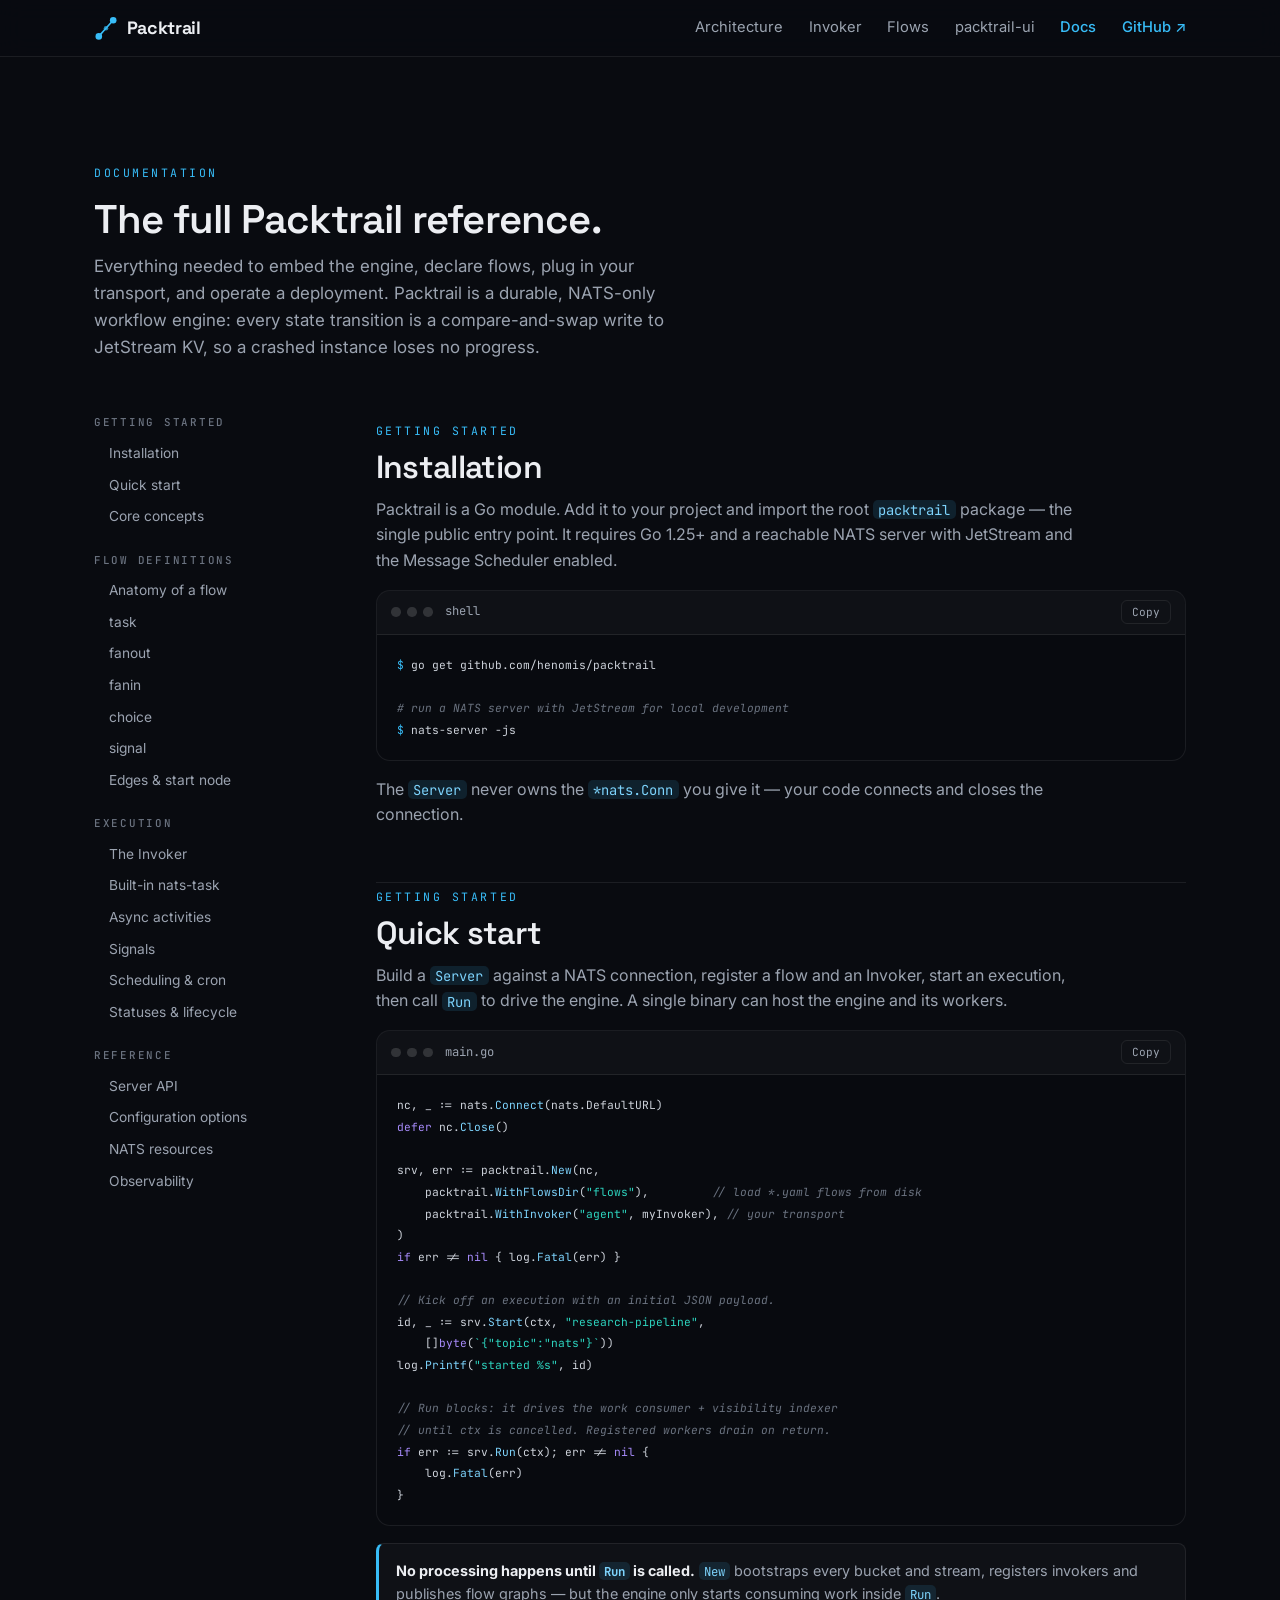
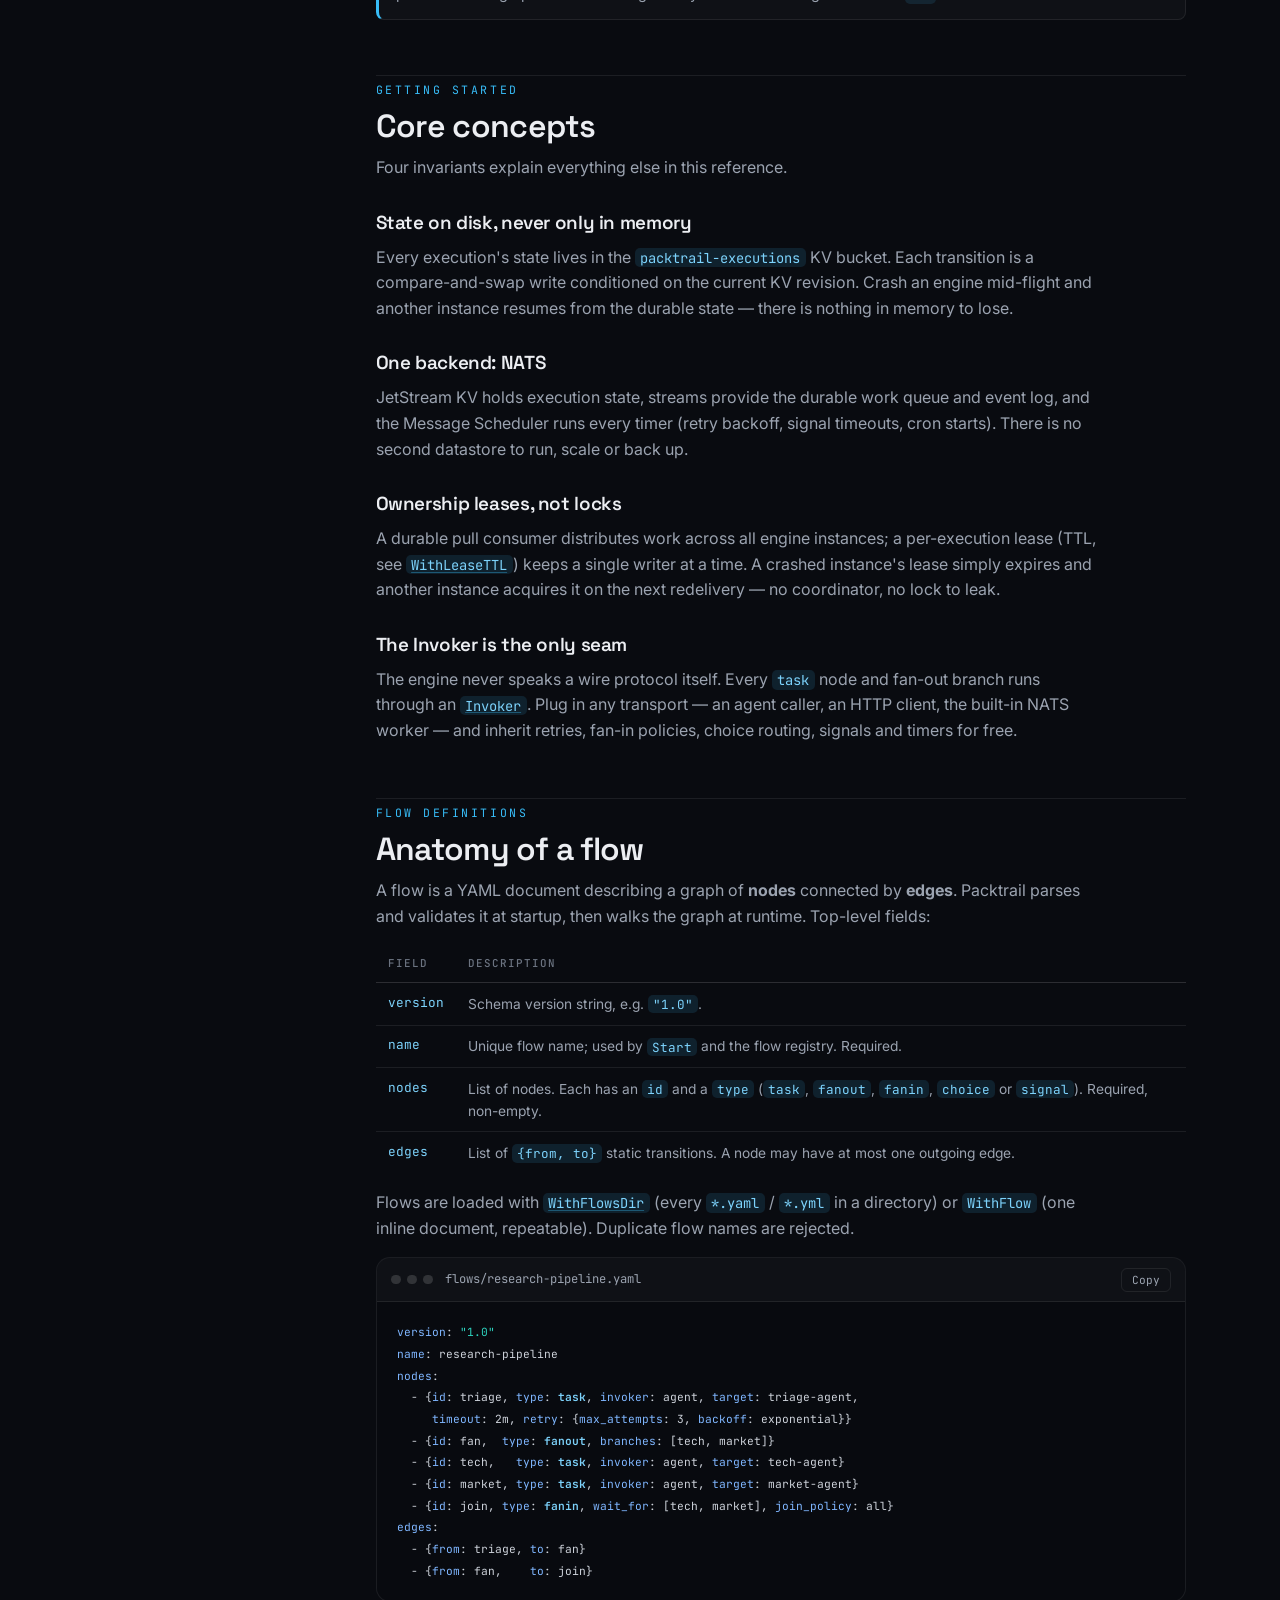
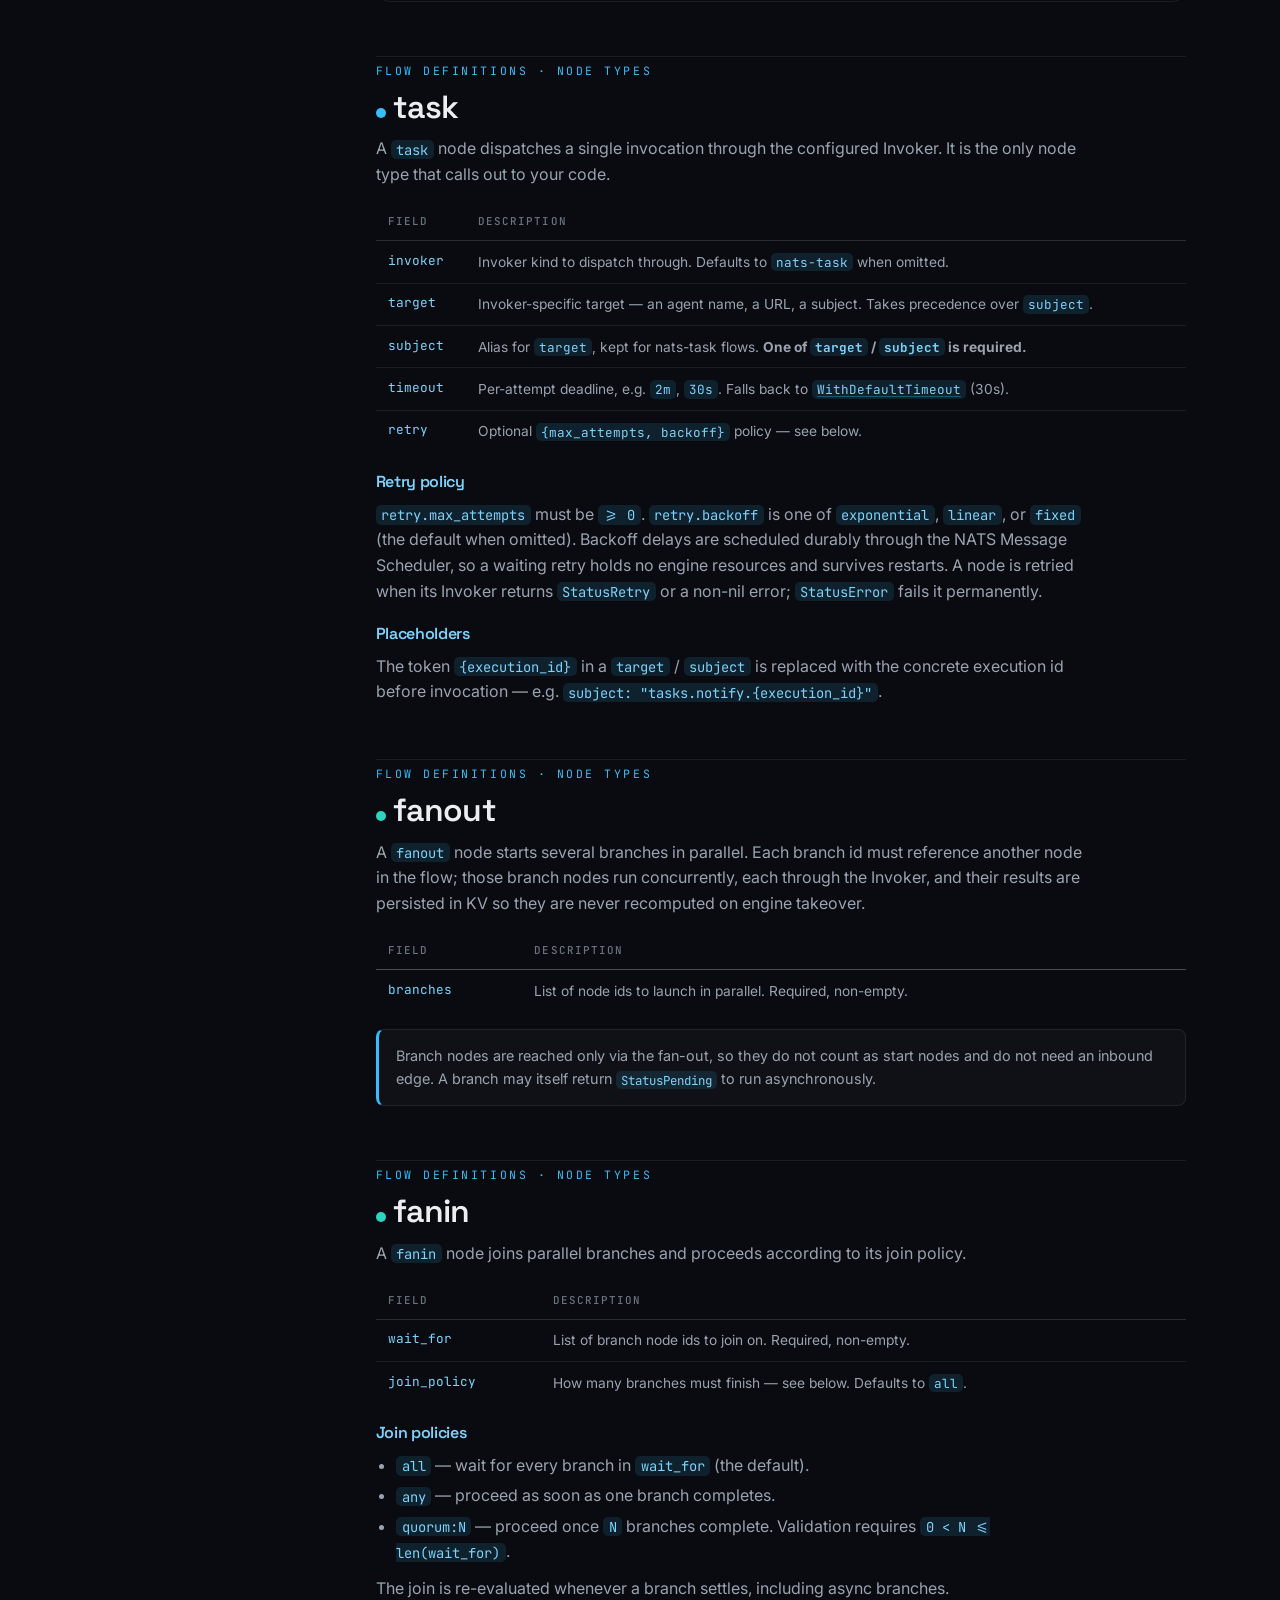
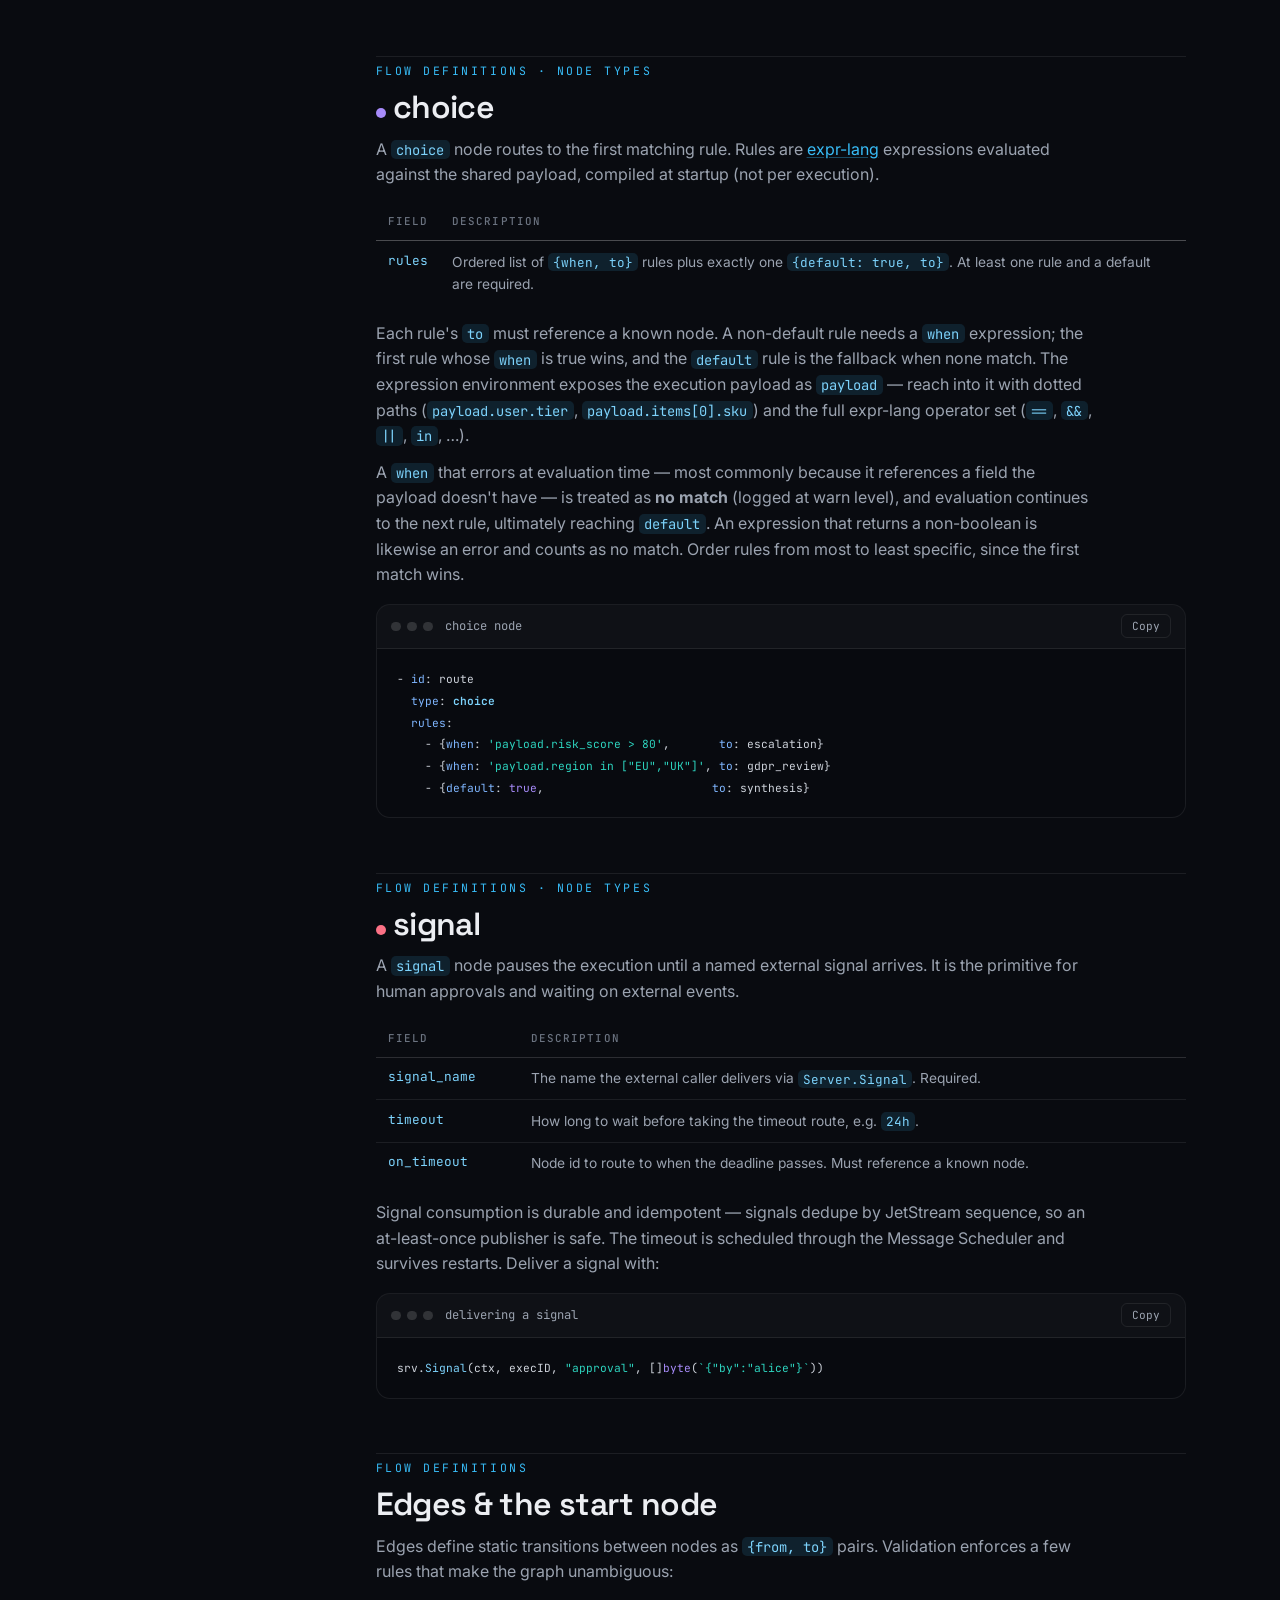
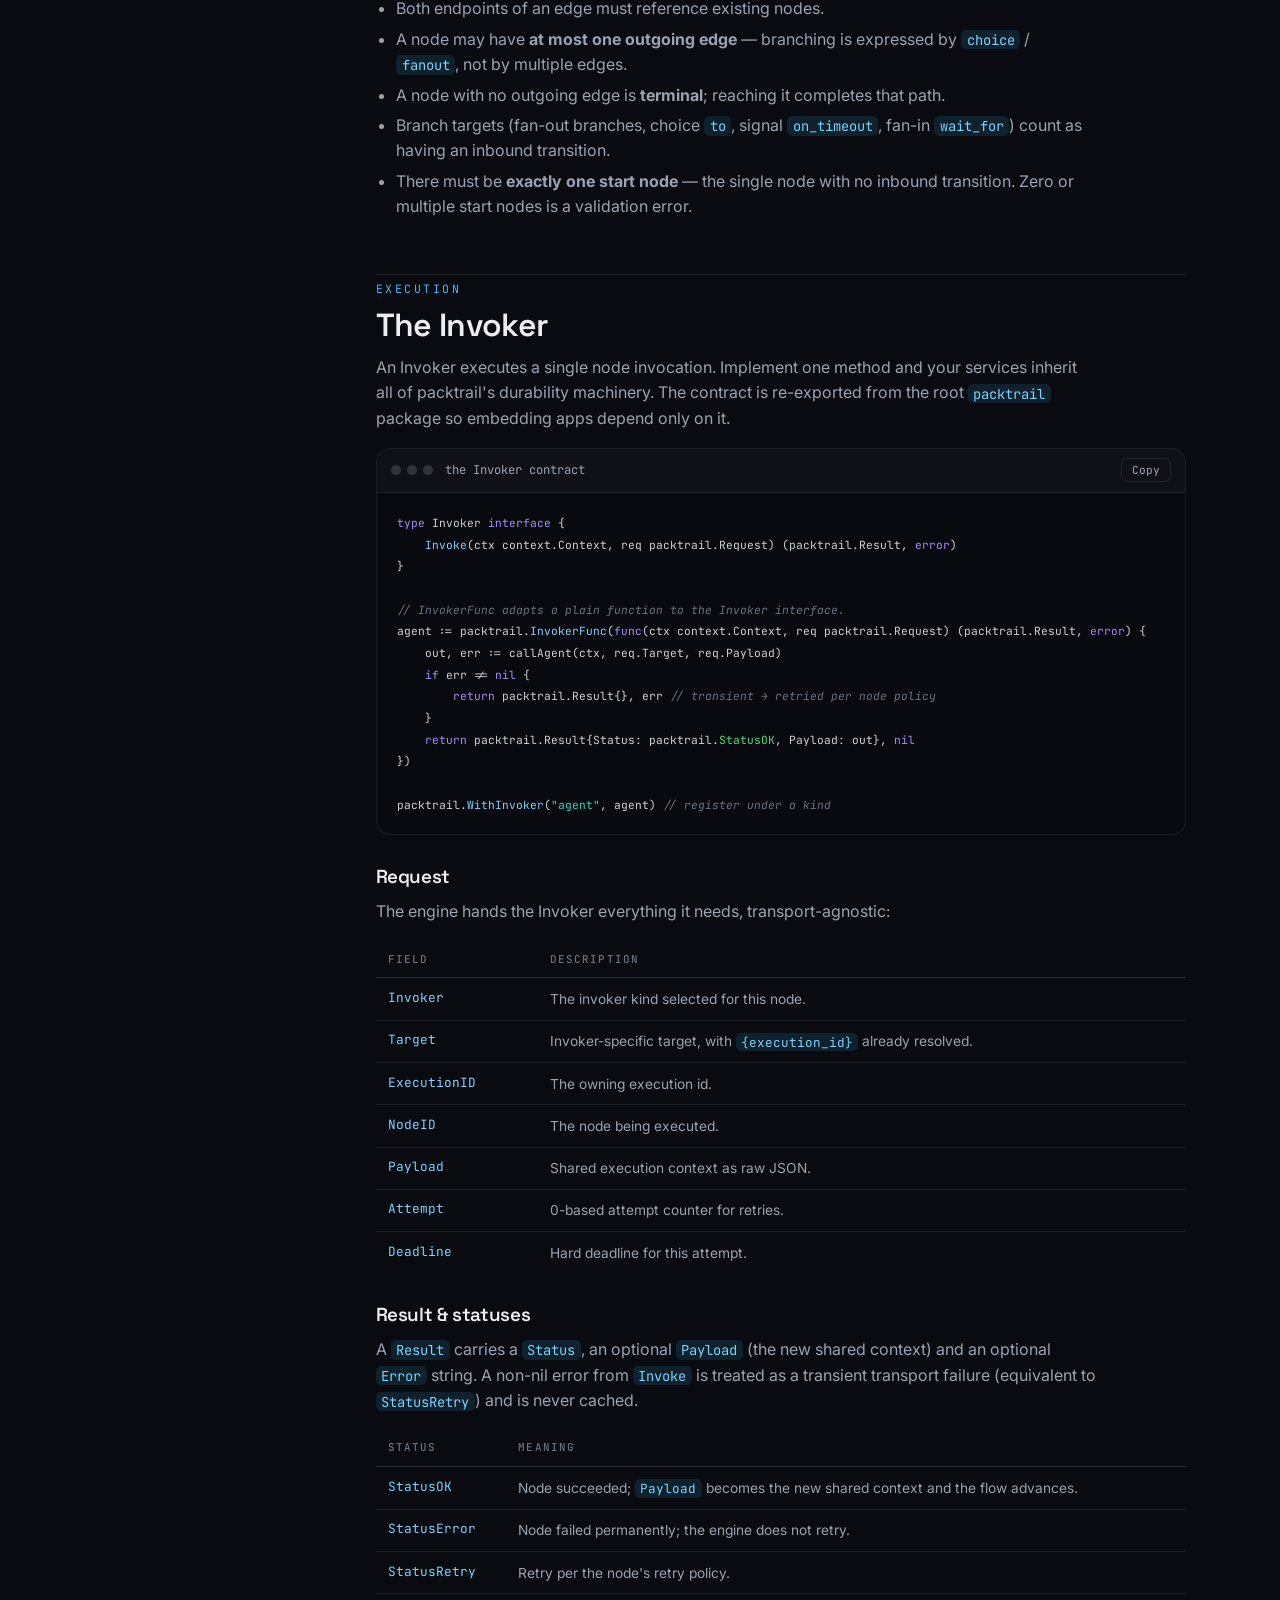
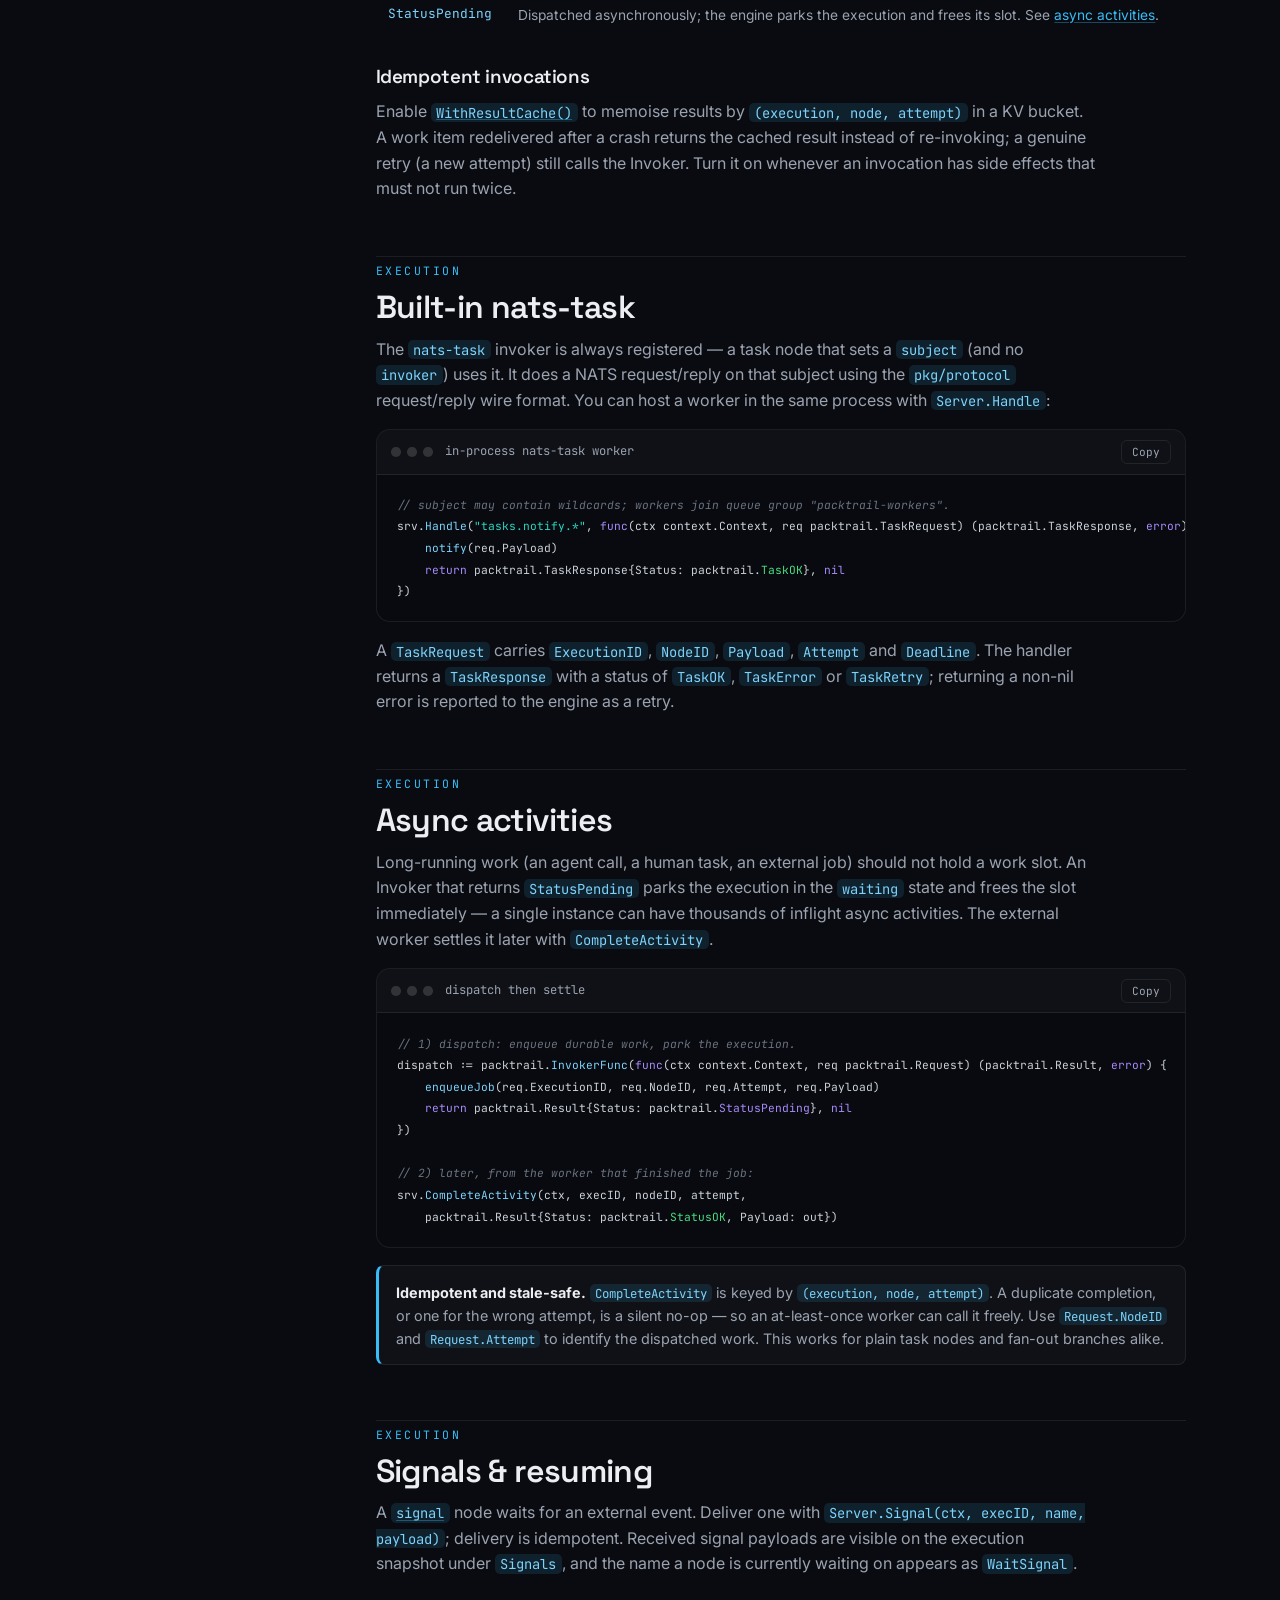
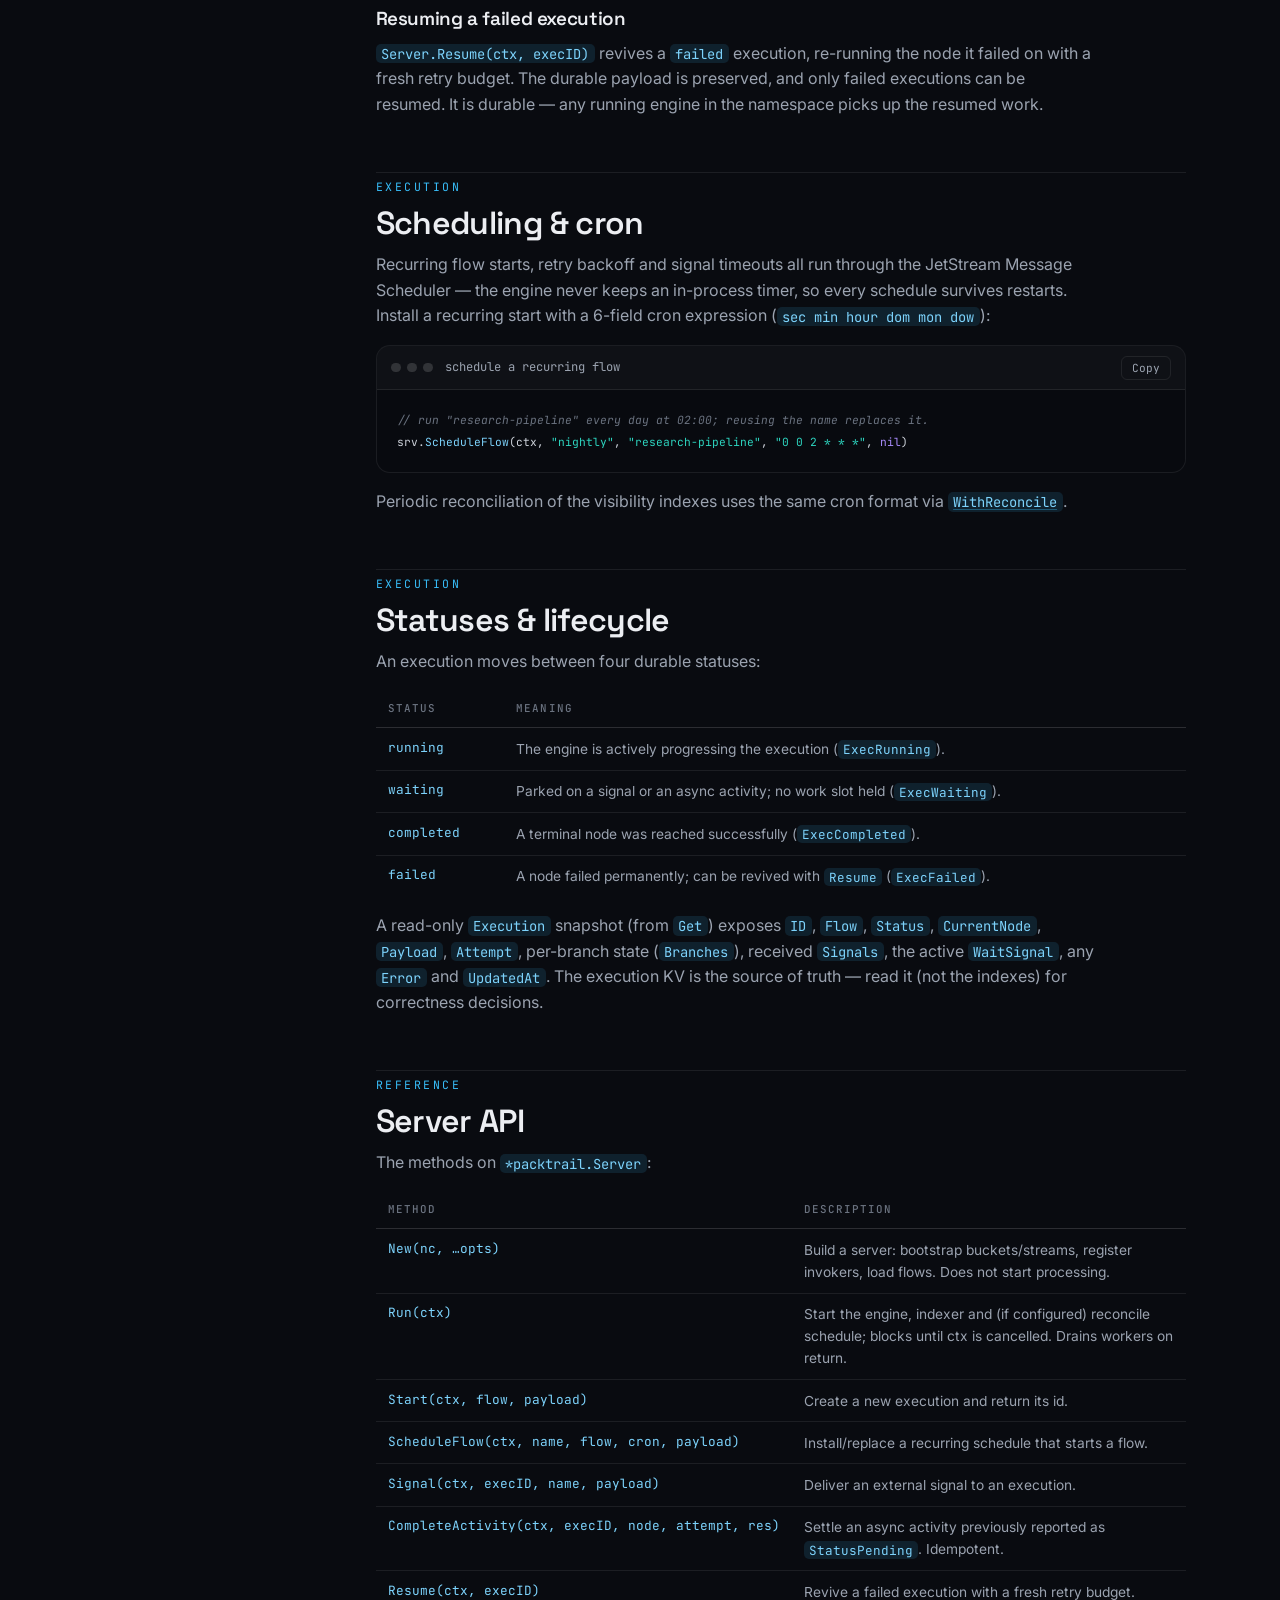
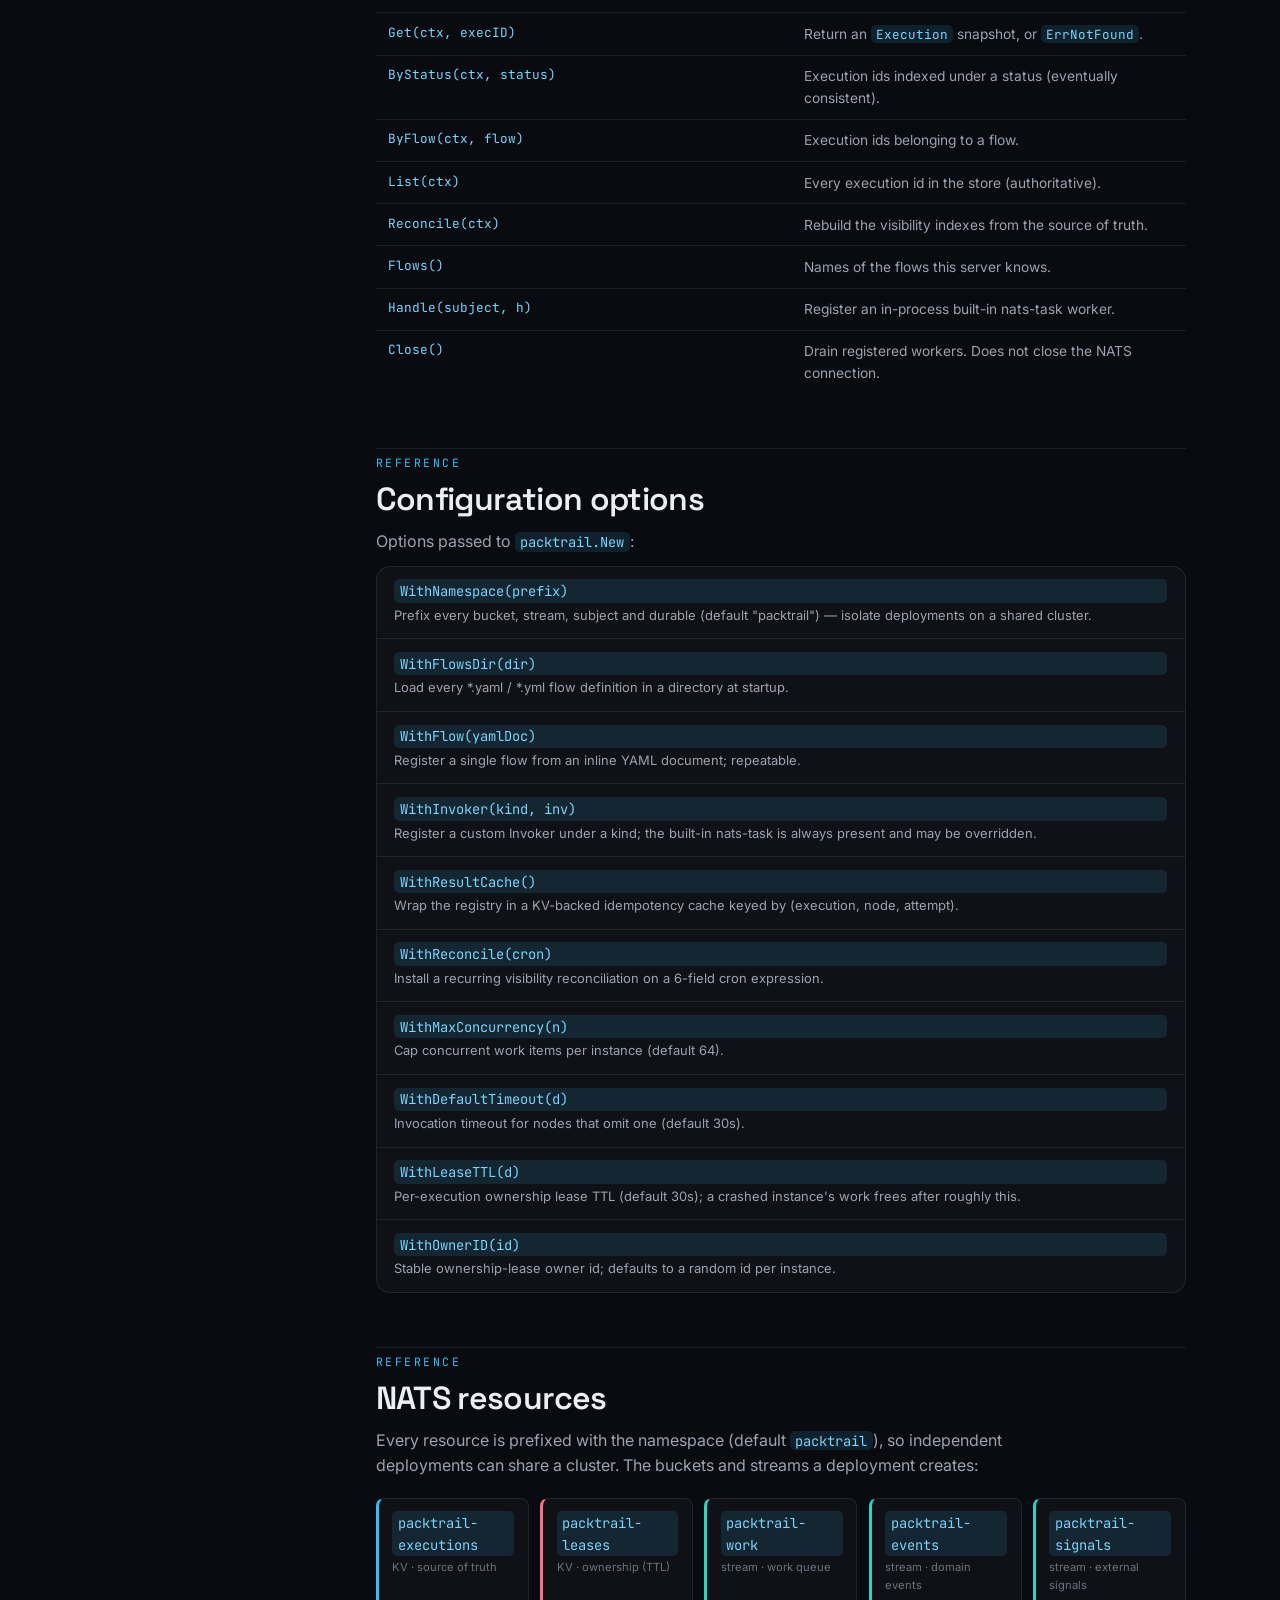
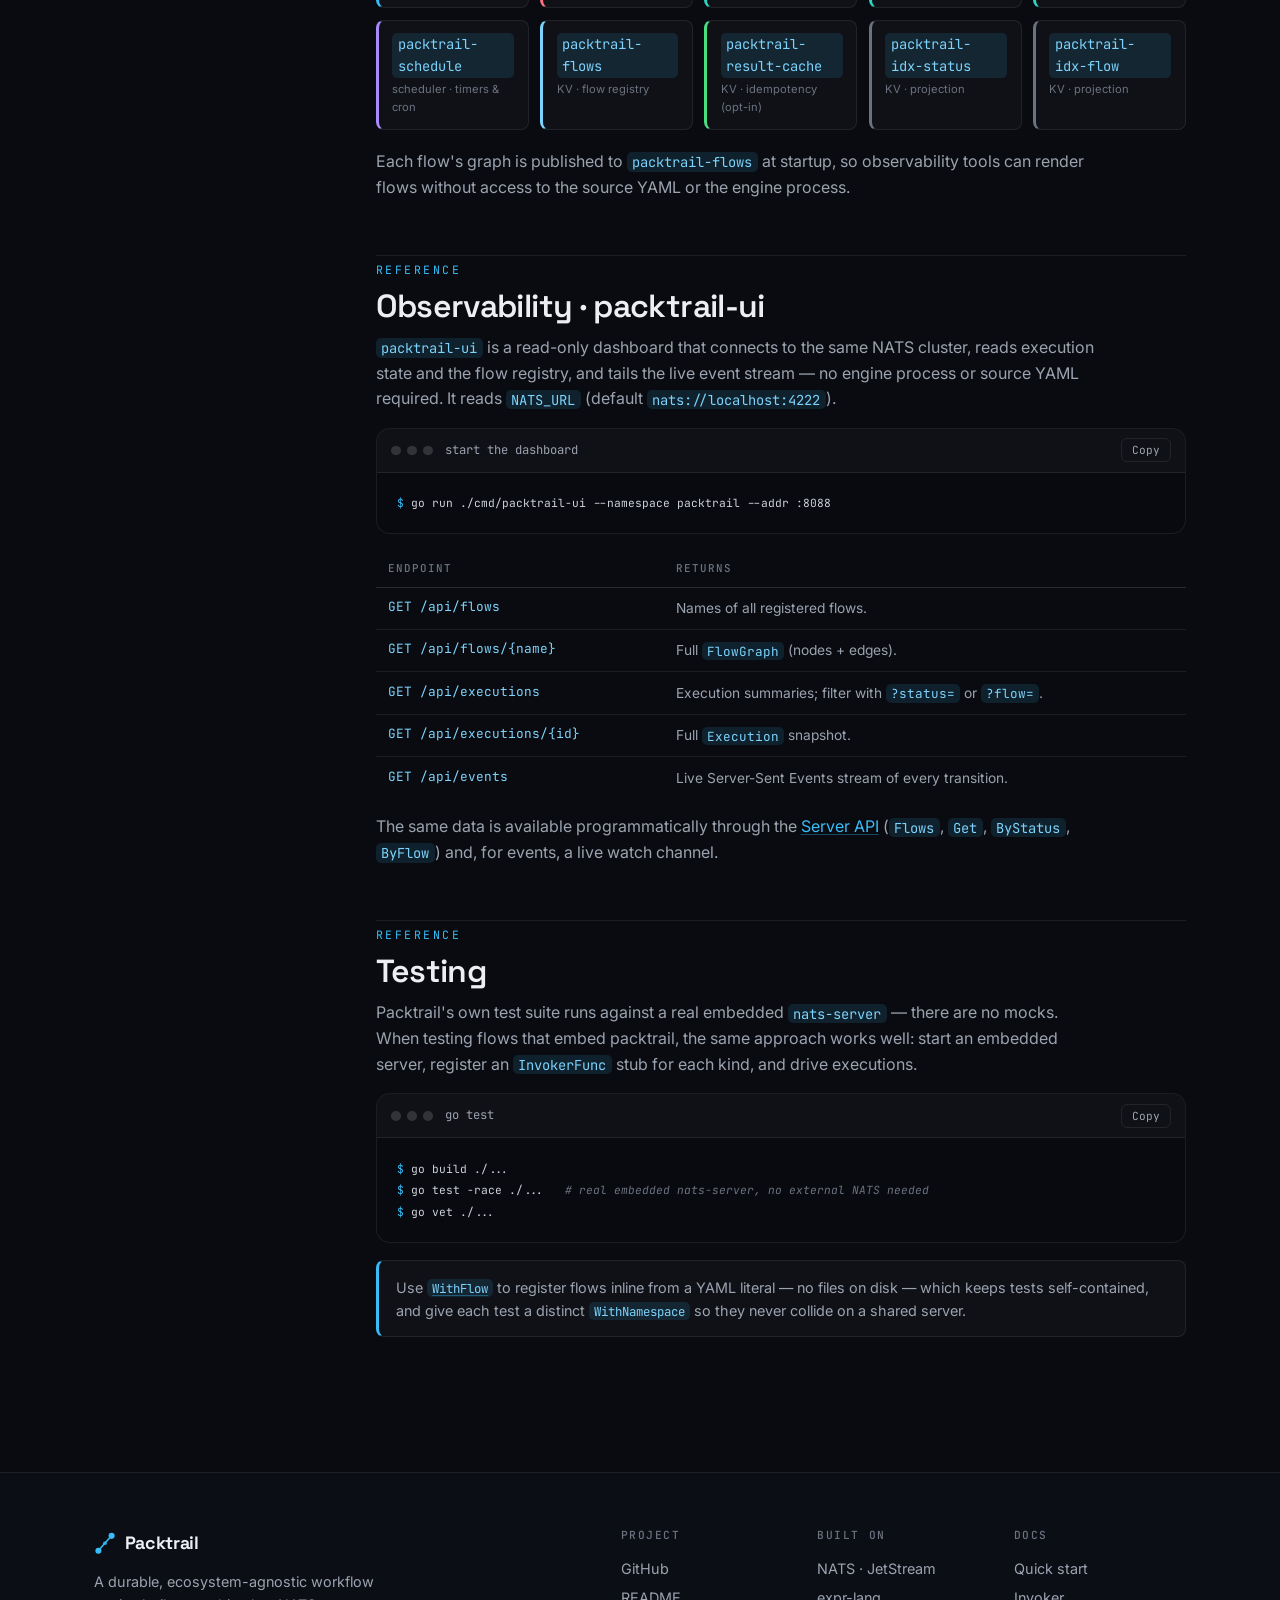
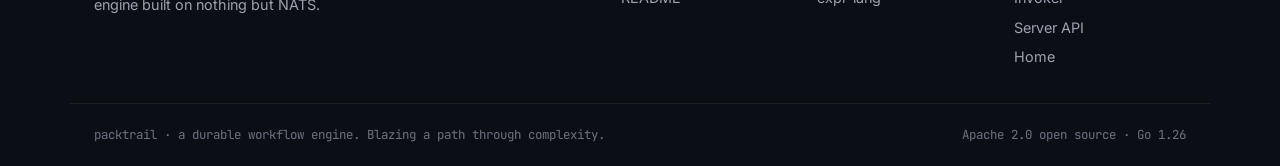
<file: web/docs.html>
<!DOCTYPE html>
<html lang="en">
<head>
<meta charset="UTF-8" />
<meta name="viewport" content="width=device-width, initial-scale=1.0" />
<title>Packtrail — Documentation</title>
<meta name="description" content="Full documentation for Packtrail, a durable, ecosystem-agnostic workflow engine on NATS: installation, the flow DSL, the pluggable Invoker, async activities, signals, scheduling, the Server API and configuration reference." />
<link rel="preconnect" href="https://fonts.googleapis.com" />
<link rel="preconnect" href="https://fonts.gstatic.com" crossorigin />
<link href="https://fonts.googleapis.com/css2?family=Space+Grotesk:wght@400;500;600;700&family=Inter:wght@400;450;500;600&family=JetBrains+Mono:wght@400;500;600&display=swap" rel="stylesheet" />
<link rel="stylesheet" href="styles.css" />
<noscript><style>.reveal{opacity:1!important;transform:none!important}</style></noscript>
<link rel="icon" href="data:image/svg+xml,%3Csvg xmlns='http://www.w3.org/2000/svg' viewBox='0 0 32 32'%3E%3Cpath d='M6 26 Q16 14 26 6' stroke='%2338bdf8' stroke-width='2.5' fill='none' stroke-linecap='round'/%3E%3Ccircle cx='6' cy='26' r='4.5' fill='%2338bdf8'/%3E%3Ccircle cx='16' cy='16' r='3' fill='%2338bdf8' opacity='.75'/%3E%3Ccircle cx='26' cy='6' r='4.5' fill='%2338bdf8'/%3E%3C/svg%3E" />
</head>
<body>

<!-- ============================ NAV ============================ -->
<header class="nav" id="top">
  <div class="nav__inner">
    <a class="brand" href="index.html" aria-label="Packtrail home">
      <svg class="brand__mark" viewBox="0 0 40 40" aria-hidden="true">
        <path d="M8 34 Q20 20, 32 7" stroke="currentColor" stroke-width="2.8" fill="none" stroke-linecap="round"/>
        <circle cx="8" cy="34" r="5.5" fill="currentColor"/>
        <circle cx="20" cy="20.5" r="3.8" fill="currentColor" opacity="0.7"/>
        <circle cx="32" cy="7" r="5.5" fill="currentColor"/>
      </svg>
      <span>Packtrail</span>
    </a>
    <nav class="nav__links">
      <a href="index.html#architecture">Architecture</a>
      <a href="index.html#invoker">Invoker</a>
      <a href="index.html#dsl">Flows</a>
      <a href="index.html#ui">packtrail-ui</a>
      <a class="docs__nav-link" href="docs.html">Docs</a>
      <a class="nav__gh" href="https://github.com/henomis/packtrail" target="_blank" rel="noopener">GitHub ↗</a>
    </nav>
  </div>
</header>

<!-- ============================ DOCS PAGE HEAD ============================ -->
<section class="section" style="padding-bottom:1.5rem">
  <div class="section__head" style="margin-bottom:0">
    <span class="eyebrow">Documentation</span>
    <h2>The full Packtrail reference.</h2>
    <p class="docs__lead">
      Everything needed to embed the engine, declare flows, plug in your transport, and operate a
      deployment. Packtrail is a durable, NATS-only workflow engine: every state transition is a
      compare-and-swap write to JetStream KV, so a crashed instance loses no progress.
    </p>
  </div>
</section>

<div class="docs">
  <!-- ---------- SIDEBAR ---------- -->
  <aside class="docs__nav">
    <h4>Getting started</h4>
    <a href="#install">Installation</a>
    <a href="#quickstart">Quick start</a>
    <a href="#concepts">Core concepts</a>

    <h4>Flow definitions</h4>
    <a href="#flow-anatomy">Anatomy of a flow</a>
    <a href="#node-task">task</a>
    <a href="#node-fanout">fanout</a>
    <a href="#node-fanin">fanin</a>
    <a href="#node-choice">choice</a>
    <a href="#node-signal">signal</a>
    <a href="#edges">Edges &amp; start node</a>

    <h4>Execution</h4>
    <a href="#invoker">The Invoker</a>
    <a href="#nats-task">Built-in nats-task</a>
    <a href="#async">Async activities</a>
    <a href="#signals">Signals</a>
    <a href="#scheduling">Scheduling &amp; cron</a>
    <a href="#statuses">Statuses &amp; lifecycle</a>

    <h4>Reference</h4>
    <a href="#server-api">Server API</a>
    <a href="#options">Configuration options</a>
    <a href="#resources">NATS resources</a>
    <a href="#observability">Observability</a>
    <a href="#testing">Testing</a>
  </aside>

  <!-- ---------- BODY ---------- -->
  <article class="docs__body">

    <!-- INSTALL -->
    <section id="install">
      <span class="eyebrow">Getting started</span>
      <h2>Installation</h2>
      <p>
        Packtrail is a Go module. Add it to your project and import the root <code>packtrail</code> package —
        the single public entry point. It requires Go 1.25+ and a reachable NATS server with
        JetStream and the Message Scheduler enabled.
      </p>
      <div class="codecard">
        <div class="codecard__bar">
          <span class="codecard__dots"><i></i><i></i><i></i></span>
          <span class="codecard__name">shell</span>
          <button class="copy" data-copy="#i-get">Copy</button>
        </div>
<pre class="codecard__body" id="i-get"><code><span class="pr">$</span> go get github.com/henomis/packtrail

<span class="cm"># run a NATS server with JetStream for local development</span>
<span class="pr">$</span> nats-server -js</code></pre>
      </div>
      <p>
        The <code>Server</code> never owns the <code>*nats.Conn</code> you give it — your code connects
        and closes the connection.
      </p>
    </section>

    <hr class="docs__hr" />

    <!-- QUICKSTART -->
    <section id="quickstart">
      <span class="eyebrow">Getting started</span>
      <h2>Quick start</h2>
      <p>
        Build a <code>Server</code> against a NATS connection, register a flow and an Invoker, start an
        execution, then call <code>Run</code> to drive the engine. A single binary can host the engine
        and its workers.
      </p>
      <div class="codecard">
        <div class="codecard__bar">
          <span class="codecard__dots"><i></i><i></i><i></i></span>
          <span class="codecard__name">main.go</span>
          <button class="copy" data-copy="#qs-src">Copy</button>
        </div>
<pre class="codecard__body" id="qs-src"><code>nc, _ := nats.<span class="fn">Connect</span>(nats.DefaultURL)
<span class="kw">defer</span> nc.<span class="fn">Close</span>()

srv, err := packtrail.<span class="fn">New</span>(nc,
    packtrail.<span class="fn">WithFlowsDir</span>(<span class="s">"flows"</span>),         <span class="cm">// load *.yaml flows from disk</span>
    packtrail.<span class="fn">WithInvoker</span>(<span class="s">"agent"</span>, myInvoker), <span class="cm">// your transport</span>
)
<span class="kw">if</span> err != <span class="kw">nil</span> { log.<span class="fn">Fatal</span>(err) }

<span class="cm">// Kick off an execution with an initial JSON payload.</span>
id, _ := srv.<span class="fn">Start</span>(ctx, <span class="s">"research-pipeline"</span>,
    []<span class="kw">byte</span>(<span class="s">`{"topic":"nats"}`</span>))
log.<span class="fn">Printf</span>(<span class="s">"started %s"</span>, id)

<span class="cm">// Run blocks: it drives the work consumer + visibility indexer</span>
<span class="cm">// until ctx is cancelled. Registered workers drain on return.</span>
<span class="kw">if</span> err := srv.<span class="fn">Run</span>(ctx); err != <span class="kw">nil</span> {
    log.<span class="fn">Fatal</span>(err)
}</code></pre>
      </div>
      <div class="callout">
        <strong>No processing happens until <code>Run</code> is called.</strong> <code>New</code> bootstraps
        every bucket and stream, registers invokers and publishes flow graphs — but the engine only
        starts consuming work inside <code>Run</code>.
      </div>
    </section>

    <hr class="docs__hr" />

    <!-- CONCEPTS -->
    <section id="concepts">
      <span class="eyebrow">Getting started</span>
      <h2>Core concepts</h2>
      <p>Four invariants explain everything else in this reference.</p>

      <h3>State on disk, never only in memory</h3>
      <p>
        Every execution's state lives in the <code>packtrail-executions</code> KV bucket. Each transition is
        a compare-and-swap write conditioned on the current KV revision. Crash an engine mid-flight and
        another instance resumes from the durable state — there is nothing in memory to lose.
      </p>

      <h3>One backend: NATS</h3>
      <p>
        JetStream KV holds execution state, streams provide the durable work queue and event log, and
        the Message Scheduler runs every timer (retry backoff, signal timeouts, cron starts). There is
        no second datastore to run, scale or back up.
      </p>

      <h3>Ownership leases, not locks</h3>
      <p>
        A durable pull consumer distributes work across all engine instances; a per-execution lease
        (TTL, see <a href="#options"><code>WithLeaseTTL</code></a>) keeps a single writer at a time. A
        crashed instance's lease simply expires and another instance acquires it on the next
        redelivery — no coordinator, no lock to leak.
      </p>

      <h3>The Invoker is the only seam</h3>
      <p>
        The engine never speaks a wire protocol itself. Every <code>task</code> node and fan-out branch
        runs through an <a href="#invoker"><code>Invoker</code></a>. Plug in any transport — an agent
        caller, an HTTP client, the built-in NATS worker — and inherit retries, fan-in policies,
        choice routing, signals and timers for free.
      </p>
    </section>

    <hr class="docs__hr" />

    <!-- FLOW ANATOMY -->
    <section id="flow-anatomy">
      <span class="eyebrow">Flow definitions</span>
      <h2>Anatomy of a flow</h2>
      <p>
        A flow is a YAML document describing a graph of <strong>nodes</strong> connected by
        <strong>edges</strong>. Packtrail parses and validates it at startup, then walks the graph at
        runtime. Top-level fields:
      </p>
      <table class="doctable">
        <thead><tr><th>Field</th><th>Description</th></tr></thead>
        <tbody>
          <tr><td>version</td><td>Schema version string, e.g. <code>"1.0"</code>.</td></tr>
          <tr><td>name</td><td>Unique flow name; used by <code>Start</code> and the flow registry. Required.</td></tr>
          <tr><td>nodes</td><td>List of nodes. Each has an <code>id</code> and a <code>type</code> (<code>task</code>, <code>fanout</code>, <code>fanin</code>, <code>choice</code> or <code>signal</code>). Required, non-empty.</td></tr>
          <tr><td>edges</td><td>List of <code>{from, to}</code> static transitions. A node may have at most one outgoing edge.</td></tr>
        </tbody>
      </table>
      <p>
        Flows are loaded with <a href="#options"><code>WithFlowsDir</code></a> (every <code>*.yaml</code>
        / <code>*.yml</code> in a directory) or <code>WithFlow</code> (one inline document, repeatable).
        Duplicate flow names are rejected.
      </p>
      <div class="codecard">
        <div class="codecard__bar">
          <span class="codecard__dots"><i></i><i></i><i></i></span>
          <span class="codecard__name">flows/research-pipeline.yaml</span>
          <button class="copy" data-copy="#flow-src">Copy</button>
        </div>
<pre class="codecard__body" id="flow-src"><code><span class="k">version</span>: <span class="s">"1.0"</span>
<span class="k">name</span>: research-pipeline
<span class="k">nodes</span>:
  - {<span class="k">id</span>: triage, <span class="k">type</span>: <span class="t">task</span>, <span class="k">invoker</span>: agent, <span class="k">target</span>: triage-agent,
     <span class="k">timeout</span>: 2m, <span class="k">retry</span>: {<span class="k">max_attempts</span>: 3, <span class="k">backoff</span>: exponential}}
  - {<span class="k">id</span>: fan,  <span class="k">type</span>: <span class="t">fanout</span>, <span class="k">branches</span>: [tech, market]}
  - {<span class="k">id</span>: tech,   <span class="k">type</span>: <span class="t">task</span>, <span class="k">invoker</span>: agent, <span class="k">target</span>: tech-agent}
  - {<span class="k">id</span>: market, <span class="k">type</span>: <span class="t">task</span>, <span class="k">invoker</span>: agent, <span class="k">target</span>: market-agent}
  - {<span class="k">id</span>: join, <span class="k">type</span>: <span class="t">fanin</span>, <span class="k">wait_for</span>: [tech, market], <span class="k">join_policy</span>: all}
<span class="k">edges</span>:
  - {<span class="k">from</span>: triage, <span class="k">to</span>: fan}
  - {<span class="k">from</span>: fan,    <span class="k">to</span>: join}</code></pre>
      </div>
    </section>

    <hr class="docs__hr" />

    <!-- TASK -->
    <section id="node-task">
      <span class="eyebrow">Flow definitions · node types</span>
      <h2><span class="dot dot--task"></span> task</h2>
      <p>
        A <code>task</code> node dispatches a single invocation through the configured Invoker. It is the
        only node type that calls out to your code.
      </p>
      <table class="doctable">
        <thead><tr><th>Field</th><th>Description</th></tr></thead>
        <tbody>
          <tr><td>invoker</td><td>Invoker kind to dispatch through. Defaults to <code>nats-task</code> when omitted.</td></tr>
          <tr><td>target</td><td>Invoker-specific target — an agent name, a URL, a subject. Takes precedence over <code>subject</code>.</td></tr>
          <tr><td>subject</td><td>Alias for <code>target</code>, kept for nats-task flows. <strong>One of <code>target</code> / <code>subject</code> is required.</strong></td></tr>
          <tr><td>timeout</td><td>Per-attempt deadline, e.g. <code>2m</code>, <code>30s</code>. Falls back to <a href="#options"><code>WithDefaultTimeout</code></a> (30s).</td></tr>
          <tr><td>retry</td><td>Optional <code>{max_attempts, backoff}</code> policy — see below.</td></tr>
        </tbody>
      </table>
      <h4>Retry policy</h4>
      <p>
        <code>retry.max_attempts</code> must be <code>&gt;= 0</code>. <code>retry.backoff</code> is one of
        <code>exponential</code>, <code>linear</code>, or <code>fixed</code> (the default when omitted).
        Backoff delays are scheduled durably through the NATS Message Scheduler, so a waiting retry holds
        no engine resources and survives restarts. A node is retried when its Invoker returns
        <code>StatusRetry</code> or a non-nil error; <code>StatusError</code> fails it permanently.
      </p>
      <h4>Placeholders</h4>
      <p>
        The token <code>{execution_id}</code> in a <code>target</code> / <code>subject</code> is replaced
        with the concrete execution id before invocation — e.g.
        <code>subject: "tasks.notify.{execution_id}"</code>.
      </p>
    </section>

    <hr class="docs__hr" />

    <!-- FANOUT -->
    <section id="node-fanout">
      <span class="eyebrow">Flow definitions · node types</span>
      <h2><span class="dot dot--fan"></span> fanout</h2>
      <p>
        A <code>fanout</code> node starts several branches in parallel. Each branch id must reference
        another node in the flow; those branch nodes run concurrently, each through the Invoker, and
        their results are persisted in KV so they are never recomputed on engine takeover.
      </p>
      <table class="doctable">
        <thead><tr><th>Field</th><th>Description</th></tr></thead>
        <tbody>
          <tr><td>branches</td><td>List of node ids to launch in parallel. Required, non-empty.</td></tr>
        </tbody>
      </table>
      <div class="callout">
        Branch nodes are reached only via the fan-out, so they do not count as start nodes and do not
        need an inbound edge. A branch may itself return <code>StatusPending</code> to run asynchronously.
      </div>
    </section>

    <hr class="docs__hr" />

    <!-- FANIN -->
    <section id="node-fanin">
      <span class="eyebrow">Flow definitions · node types</span>
      <h2><span class="dot dot--fan"></span> fanin</h2>
      <p>A <code>fanin</code> node joins parallel branches and proceeds according to its join policy.</p>
      <table class="doctable">
        <thead><tr><th>Field</th><th>Description</th></tr></thead>
        <tbody>
          <tr><td>wait_for</td><td>List of branch node ids to join on. Required, non-empty.</td></tr>
          <tr><td>join_policy</td><td>How many branches must finish — see below. Defaults to <code>all</code>.</td></tr>
        </tbody>
      </table>
      <h4>Join policies</h4>
      <ul>
        <li><code>all</code> — wait for every branch in <code>wait_for</code> (the default).</li>
        <li><code>any</code> — proceed as soon as one branch completes.</li>
        <li><code>quorum:N</code> — proceed once <code>N</code> branches complete. Validation requires
          <code>0 &lt; N &lt;= len(wait_for)</code>.</li>
      </ul>
      <p>The join is re-evaluated whenever a branch settles, including async branches.</p>
    </section>

    <hr class="docs__hr" />

    <!-- CHOICE -->
    <section id="node-choice">
      <span class="eyebrow">Flow definitions · node types</span>
      <h2><span class="dot dot--choice"></span> choice</h2>
      <p>
        A <code>choice</code> node routes to the first matching rule. Rules are
        <a href="https://github.com/expr-lang/expr" target="_blank" rel="noopener">expr-lang</a>
        expressions evaluated against the shared payload, compiled at startup (not per execution).
      </p>
      <table class="doctable">
        <thead><tr><th>Field</th><th>Description</th></tr></thead>
        <tbody>
          <tr><td>rules</td><td>Ordered list of <code>{when, to}</code> rules plus exactly one <code>{default: true, to}</code>. At least one rule and a default are required.</td></tr>
        </tbody>
      </table>
      <p>
        Each rule's <code>to</code> must reference a known node. A non-default rule needs a
        <code>when</code> expression; the first rule whose <code>when</code> is true wins, and the
        <code>default</code> rule is the fallback when none match. The expression environment exposes the
        execution payload as <code>payload</code> — reach into it with dotted paths
        (<code>payload.user.tier</code>, <code>payload.items[0].sku</code>) and the full expr-lang
        operator set (<code>==</code>, <code>&amp;&amp;</code>, <code>||</code>, <code>in</code>, …).
      </p>
      <p>
        A <code>when</code> that errors at evaluation time — most commonly because it references a
        field the payload doesn't have — is treated as <strong>no match</strong> (logged at warn
        level), and evaluation continues to the next rule, ultimately reaching <code>default</code>.
        An expression that returns a non-boolean is likewise an error and counts as no match. Order
        rules from most to least specific, since the first match wins.
      </p>
      <div class="codecard">
        <div class="codecard__bar">
          <span class="codecard__dots"><i></i><i></i><i></i></span>
          <span class="codecard__name">choice node</span>
          <button class="copy" data-copy="#choice-src">Copy</button>
        </div>
<pre class="codecard__body" id="choice-src"><code>- <span class="k">id</span>: route
  <span class="k">type</span>: <span class="t">choice</span>
  <span class="k">rules</span>:
    - {<span class="k">when</span>: <span class="s">'payload.risk_score &gt; 80'</span>,       <span class="k">to</span>: escalation}
    - {<span class="k">when</span>: <span class="s">'payload.region in ["EU","UK"]'</span>, <span class="k">to</span>: gdpr_review}
    - {<span class="k">default</span>: <span class="kw">true</span>,                        <span class="k">to</span>: synthesis}</code></pre>
      </div>
    </section>

    <hr class="docs__hr" />

    <!-- SIGNAL -->
    <section id="node-signal">
      <span class="eyebrow">Flow definitions · node types</span>
      <h2><span class="dot dot--signal"></span> signal</h2>
      <p>
        A <code>signal</code> node pauses the execution until a named external signal arrives. It is the
        primitive for human approvals and waiting on external events.
      </p>
      <table class="doctable">
        <thead><tr><th>Field</th><th>Description</th></tr></thead>
        <tbody>
          <tr><td>signal_name</td><td>The name the external caller delivers via <code>Server.Signal</code>. Required.</td></tr>
          <tr><td>timeout</td><td>How long to wait before taking the timeout route, e.g. <code>24h</code>.</td></tr>
          <tr><td>on_timeout</td><td>Node id to route to when the deadline passes. Must reference a known node.</td></tr>
        </tbody>
      </table>
      <p>
        Signal consumption is durable and idempotent — signals dedupe by JetStream sequence, so an
        at-least-once publisher is safe. The timeout is scheduled through the Message Scheduler and
        survives restarts. Deliver a signal with:
      </p>
      <div class="codecard">
        <div class="codecard__bar">
          <span class="codecard__dots"><i></i><i></i><i></i></span>
          <span class="codecard__name">delivering a signal</span>
          <button class="copy" data-copy="#sig-src">Copy</button>
        </div>
<pre class="codecard__body" id="sig-src"><code>srv.<span class="fn">Signal</span>(ctx, execID, <span class="s">"approval"</span>, []<span class="kw">byte</span>(<span class="s">`{"by":"alice"}`</span>))</code></pre>
      </div>
    </section>

    <hr class="docs__hr" />

    <!-- EDGES -->
    <section id="edges">
      <span class="eyebrow">Flow definitions</span>
      <h2>Edges &amp; the start node</h2>
      <p>
        Edges define static transitions between nodes as <code>{from, to}</code> pairs. Validation
        enforces a few rules that make the graph unambiguous:
      </p>
      <ul>
        <li>Both endpoints of an edge must reference existing nodes.</li>
        <li>A node may have <strong>at most one outgoing edge</strong> — branching is expressed by
          <code>choice</code> / <code>fanout</code>, not by multiple edges.</li>
        <li>A node with no outgoing edge is <strong>terminal</strong>; reaching it completes that path.</li>
        <li>Branch targets (fan-out branches, choice <code>to</code>, signal <code>on_timeout</code>,
          fan-in <code>wait_for</code>) count as having an inbound transition.</li>
        <li>There must be <strong>exactly one start node</strong> — the single node with no inbound
          transition. Zero or multiple start nodes is a validation error.</li>
      </ul>
    </section>

    <hr class="docs__hr" />

    <!-- INVOKER -->
    <section id="invoker">
      <span class="eyebrow">Execution</span>
      <h2>The Invoker</h2>
      <p>
        An Invoker executes a single node invocation. Implement one method and your services inherit all
        of packtrail's durability machinery. The contract is re-exported from the root <code>packtrail</code>
        package so embedding apps depend only on it.
      </p>
      <div class="codecard">
        <div class="codecard__bar">
          <span class="codecard__dots"><i></i><i></i><i></i></span>
          <span class="codecard__name">the Invoker contract</span>
          <button class="copy" data-copy="#inv-src">Copy</button>
        </div>
<pre class="codecard__body" id="inv-src"><code><span class="kw">type</span> Invoker <span class="kw">interface</span> {
    <span class="fn">Invoke</span>(ctx context.Context, req packtrail.Request) (packtrail.Result, <span class="kw">error</span>)
}

<span class="cm">// InvokerFunc adapts a plain function to the Invoker interface.</span>
agent := packtrail.<span class="fn">InvokerFunc</span>(<span class="kw">func</span>(ctx context.Context, req packtrail.Request) (packtrail.Result, <span class="kw">error</span>) {
    out, err := callAgent(ctx, req.Target, req.Payload)
    <span class="kw">if</span> err != <span class="kw">nil</span> {
        <span class="kw">return</span> packtrail.Result{}, err <span class="cm">// transient → retried per node policy</span>
    }
    <span class="kw">return</span> packtrail.Result{Status: packtrail.<span class="ok">StatusOK</span>, Payload: out}, <span class="kw">nil</span>
})

packtrail.<span class="fn">WithInvoker</span>(<span class="s">"agent"</span>, agent) <span class="cm">// register under a kind</span></code></pre>
      </div>

      <h3>Request</h3>
      <p>The engine hands the Invoker everything it needs, transport-agnostic:</p>
      <table class="doctable">
        <thead><tr><th>Field</th><th>Description</th></tr></thead>
        <tbody>
          <tr><td>Invoker</td><td>The invoker kind selected for this node.</td></tr>
          <tr><td>Target</td><td>Invoker-specific target, with <code>{execution_id}</code> already resolved.</td></tr>
          <tr><td>ExecutionID</td><td>The owning execution id.</td></tr>
          <tr><td>NodeID</td><td>The node being executed.</td></tr>
          <tr><td>Payload</td><td>Shared execution context as raw JSON.</td></tr>
          <tr><td>Attempt</td><td>0-based attempt counter for retries.</td></tr>
          <tr><td>Deadline</td><td>Hard deadline for this attempt.</td></tr>
        </tbody>
      </table>

      <h3>Result &amp; statuses</h3>
      <p>
        A <code>Result</code> carries a <code>Status</code>, an optional <code>Payload</code> (the new
        shared context) and an optional <code>Error</code> string. A non-nil error from <code>Invoke</code>
        is treated as a transient transport failure (equivalent to <code>StatusRetry</code>) and is never
        cached.
      </p>
      <table class="doctable">
        <thead><tr><th>Status</th><th>Meaning</th></tr></thead>
        <tbody>
          <tr><td>StatusOK</td><td>Node succeeded; <code>Payload</code> becomes the new shared context and the flow advances.</td></tr>
          <tr><td>StatusError</td><td>Node failed permanently; the engine does not retry.</td></tr>
          <tr><td>StatusRetry</td><td>Retry per the node's retry policy.</td></tr>
          <tr><td>StatusPending</td><td>Dispatched asynchronously; the engine parks the execution and frees its slot. See <a href="#async">async activities</a>.</td></tr>
        </tbody>
      </table>

      <h3>Idempotent invocations</h3>
      <p>
        Enable <a href="#options"><code>WithResultCache()</code></a> to memoise results by
        <code>(execution, node, attempt)</code> in a KV bucket. A work item redelivered after a crash
        returns the cached result instead of re-invoking; a genuine retry (a new attempt) still calls the
        Invoker. Turn it on whenever an invocation has side effects that must not run twice.
      </p>
    </section>

    <hr class="docs__hr" />

    <!-- NATS-TASK -->
    <section id="nats-task">
      <span class="eyebrow">Execution</span>
      <h2>Built-in nats-task</h2>
      <p>
        The <code>nats-task</code> invoker is always registered — a task node that sets a
        <code>subject</code> (and no <code>invoker</code>) uses it. It does a NATS request/reply on that
        subject using the <code>pkg/protocol</code> request/reply wire format.
        You can host a worker in the same process with <code>Server.Handle</code>:
      </p>
      <div class="codecard">
        <div class="codecard__bar">
          <span class="codecard__dots"><i></i><i></i><i></i></span>
          <span class="codecard__name">in-process nats-task worker</span>
          <button class="copy" data-copy="#nt-src">Copy</button>
        </div>
<pre class="codecard__body" id="nt-src"><code><span class="cm">// subject may contain wildcards; workers join queue group "packtrail-workers".</span>
srv.<span class="fn">Handle</span>(<span class="s">"tasks.notify.*"</span>, <span class="kw">func</span>(ctx context.Context, req packtrail.TaskRequest) (packtrail.TaskResponse, <span class="kw">error</span>) {
    <span class="fn">notify</span>(req.Payload)
    <span class="kw">return</span> packtrail.TaskResponse{Status: packtrail.<span class="ok">TaskOK</span>}, <span class="kw">nil</span>
})</code></pre>
      </div>
      <p>
        A <code>TaskRequest</code> carries <code>ExecutionID</code>, <code>NodeID</code>,
        <code>Payload</code>, <code>Attempt</code> and <code>Deadline</code>. The handler returns a
        <code>TaskResponse</code> with a status of <code>TaskOK</code>, <code>TaskError</code> or
        <code>TaskRetry</code>; returning a non-nil error is reported to the engine as a retry.
      </p>
    </section>

    <hr class="docs__hr" />

    <!-- ASYNC -->
    <section id="async">
      <span class="eyebrow">Execution</span>
      <h2>Async activities</h2>
      <p>
        Long-running work (an agent call, a human task, an external job) should not hold a work slot. An
        Invoker that returns <code>StatusPending</code> parks the execution in the <code>waiting</code>
        state and frees the slot immediately — a single instance can have thousands of inflight async
        activities. The external worker settles it later with <code>CompleteActivity</code>.
      </p>
      <div class="codecard">
        <div class="codecard__bar">
          <span class="codecard__dots"><i></i><i></i><i></i></span>
          <span class="codecard__name">dispatch then settle</span>
          <button class="copy" data-copy="#async-src">Copy</button>
        </div>
<pre class="codecard__body" id="async-src"><code><span class="cm">// 1) dispatch: enqueue durable work, park the execution.</span>
dispatch := packtrail.<span class="fn">InvokerFunc</span>(<span class="kw">func</span>(ctx context.Context, req packtrail.Request) (packtrail.Result, <span class="kw">error</span>) {
    <span class="fn">enqueueJob</span>(req.ExecutionID, req.NodeID, req.Attempt, req.Payload)
    <span class="kw">return</span> packtrail.Result{Status: packtrail.<span class="pend">StatusPending</span>}, <span class="kw">nil</span>
})

<span class="cm">// 2) later, from the worker that finished the job:</span>
srv.<span class="fn">CompleteActivity</span>(ctx, execID, nodeID, attempt,
    packtrail.Result{Status: packtrail.<span class="ok">StatusOK</span>, Payload: out})</code></pre>
      </div>
      <div class="callout">
        <strong>Idempotent and stale-safe.</strong> <code>CompleteActivity</code> is keyed by
        <code>(execution, node, attempt)</code>. A duplicate completion, or one for the wrong attempt, is
        a silent no-op — so an at-least-once worker can call it freely. Use <code>Request.NodeID</code>
        and <code>Request.Attempt</code> to identify the dispatched work. This works for plain task nodes
        and fan-out branches alike.
      </div>
    </section>

    <hr class="docs__hr" />

    <!-- SIGNALS -->
    <section id="signals">
      <span class="eyebrow">Execution</span>
      <h2>Signals &amp; resuming</h2>
      <p>
        A <a href="#node-signal"><code>signal</code></a> node waits for an external event. Deliver one
        with <code>Server.Signal(ctx, execID, name, payload)</code>; delivery is idempotent. Received
        signal payloads are visible on the execution snapshot under <code>Signals</code>, and the name a
        node is currently waiting on appears as <code>WaitSignal</code>.
      </p>
      <h3>Resuming a failed execution</h3>
      <p>
        <code>Server.Resume(ctx, execID)</code> revives a <code>failed</code> execution, re-running the
        node it failed on with a fresh retry budget. The durable payload is preserved, and only failed
        executions can be resumed. It is durable — any running engine in the namespace picks up the
        resumed work.
      </p>
    </section>

    <hr class="docs__hr" />

    <!-- SCHEDULING -->
    <section id="scheduling">
      <span class="eyebrow">Execution</span>
      <h2>Scheduling &amp; cron</h2>
      <p>
        Recurring flow starts, retry backoff and signal timeouts all run through the JetStream Message
        Scheduler — the engine never keeps an in-process timer, so every schedule survives restarts.
        Install a recurring start with a 6-field cron expression (<code>sec min hour dom mon dow</code>):
      </p>
      <div class="codecard">
        <div class="codecard__bar">
          <span class="codecard__dots"><i></i><i></i><i></i></span>
          <span class="codecard__name">schedule a recurring flow</span>
          <button class="copy" data-copy="#cron-src">Copy</button>
        </div>
<pre class="codecard__body" id="cron-src"><code><span class="cm">// run "research-pipeline" every day at 02:00; reusing the name replaces it.</span>
srv.<span class="fn">ScheduleFlow</span>(ctx, <span class="s">"nightly"</span>, <span class="s">"research-pipeline"</span>, <span class="s">"0 0 2 * * *"</span>, <span class="kw">nil</span>)</code></pre>
      </div>
      <p>
        Periodic reconciliation of the visibility indexes uses the same cron format via
        <a href="#options"><code>WithReconcile</code></a>.
      </p>
    </section>

    <hr class="docs__hr" />

    <!-- STATUSES -->
    <section id="statuses">
      <span class="eyebrow">Execution</span>
      <h2>Statuses &amp; lifecycle</h2>
      <p>An execution moves between four durable statuses:</p>
      <table class="doctable">
        <thead><tr><th>Status</th><th>Meaning</th></tr></thead>
        <tbody>
          <tr><td>running</td><td>The engine is actively progressing the execution (<code>ExecRunning</code>).</td></tr>
          <tr><td>waiting</td><td>Parked on a signal or an async activity; no work slot held (<code>ExecWaiting</code>).</td></tr>
          <tr><td>completed</td><td>A terminal node was reached successfully (<code>ExecCompleted</code>).</td></tr>
          <tr><td>failed</td><td>A node failed permanently; can be revived with <code>Resume</code> (<code>ExecFailed</code>).</td></tr>
        </tbody>
      </table>
      <p>
        A read-only <code>Execution</code> snapshot (from <code>Get</code>) exposes <code>ID</code>,
        <code>Flow</code>, <code>Status</code>, <code>CurrentNode</code>, <code>Payload</code>,
        <code>Attempt</code>, per-branch state (<code>Branches</code>), received <code>Signals</code>,
        the active <code>WaitSignal</code>, any <code>Error</code> and <code>UpdatedAt</code>. The
        execution KV is the source of truth — read it (not the indexes) for correctness decisions.
      </p>
    </section>

    <hr class="docs__hr" />

    <!-- SERVER API -->
    <section id="server-api">
      <span class="eyebrow">Reference</span>
      <h2>Server API</h2>
      <p>The methods on <code>*packtrail.Server</code>:</p>
      <table class="doctable">
        <thead><tr><th>Method</th><th>Description</th></tr></thead>
        <tbody>
          <tr><td>New(nc, …opts)</td><td>Build a server: bootstrap buckets/streams, register invokers, load flows. Does not start processing.</td></tr>
          <tr><td>Run(ctx)</td><td>Start the engine, indexer and (if configured) reconcile schedule; blocks until ctx is cancelled. Drains workers on return.</td></tr>
          <tr><td>Start(ctx, flow, payload)</td><td>Create a new execution and return its id.</td></tr>
          <tr><td>ScheduleFlow(ctx, name, flow, cron, payload)</td><td>Install/replace a recurring schedule that starts a flow.</td></tr>
          <tr><td>Signal(ctx, execID, name, payload)</td><td>Deliver an external signal to an execution.</td></tr>
          <tr><td>CompleteActivity(ctx, execID, node, attempt, res)</td><td>Settle an async activity previously reported as <code>StatusPending</code>. Idempotent.</td></tr>
          <tr><td>Resume(ctx, execID)</td><td>Revive a failed execution with a fresh retry budget.</td></tr>
          <tr><td>Get(ctx, execID)</td><td>Return an <code>Execution</code> snapshot, or <code>ErrNotFound</code>.</td></tr>
          <tr><td>ByStatus(ctx, status)</td><td>Execution ids indexed under a status (eventually consistent).</td></tr>
          <tr><td>ByFlow(ctx, flow)</td><td>Execution ids belonging to a flow.</td></tr>
          <tr><td>List(ctx)</td><td>Every execution id in the store (authoritative).</td></tr>
          <tr><td>Reconcile(ctx)</td><td>Rebuild the visibility indexes from the source of truth.</td></tr>
          <tr><td>Flows()</td><td>Names of the flows this server knows.</td></tr>
          <tr><td>Handle(subject, h)</td><td>Register an in-process built-in nats-task worker.</td></tr>
          <tr><td>Close()</td><td>Drain registered workers. Does not close the NATS connection.</td></tr>
        </tbody>
      </table>
    </section>

    <hr class="docs__hr" />

    <!-- OPTIONS -->
    <section id="options">
      <span class="eyebrow">Reference</span>
      <h2>Configuration options</h2>
      <p>Options passed to <code>packtrail.New</code>:</p>
      <div class="optlist">
        <div class="optlist__row"><code>WithNamespace(prefix)</code><span>Prefix every bucket, stream, subject and durable (default "packtrail") — isolate deployments on a shared cluster.</span></div>
        <div class="optlist__row"><code>WithFlowsDir(dir)</code><span>Load every *.yaml / *.yml flow definition in a directory at startup.</span></div>
        <div class="optlist__row"><code>WithFlow(yamlDoc)</code><span>Register a single flow from an inline YAML document; repeatable.</span></div>
        <div class="optlist__row"><code>WithInvoker(kind, inv)</code><span>Register a custom Invoker under a kind; the built-in nats-task is always present and may be overridden.</span></div>
        <div class="optlist__row"><code>WithResultCache()</code><span>Wrap the registry in a KV-backed idempotency cache keyed by (execution, node, attempt).</span></div>
        <div class="optlist__row"><code>WithReconcile(cron)</code><span>Install a recurring visibility reconciliation on a 6-field cron expression.</span></div>
        <div class="optlist__row"><code>WithMaxConcurrency(n)</code><span>Cap concurrent work items per instance (default 64).</span></div>
        <div class="optlist__row"><code>WithDefaultTimeout(d)</code><span>Invocation timeout for nodes that omit one (default 30s).</span></div>
        <div class="optlist__row"><code>WithLeaseTTL(d)</code><span>Per-execution ownership lease TTL (default 30s); a crashed instance's work frees after roughly this.</span></div>
        <div class="optlist__row"><code>WithOwnerID(id)</code><span>Stable ownership-lease owner id; defaults to a random id per instance.</span></div>
      </div>
    </section>

    <hr class="docs__hr" />

    <!-- RESOURCES -->
    <section id="resources">
      <span class="eyebrow">Reference</span>
      <h2>NATS resources</h2>
      <p>
        Every resource is prefixed with the namespace (default <code>packtrail</code>), so independent
        deployments can share a cluster. The buckets and streams a deployment creates:
      </p>
      <div class="arch__stores" style="margin:1.2rem 0">
        <div class="store store--truth"><code>packtrail-executions</code><span>KV · source of truth</span></div>
        <div class="store store--lease"><code>packtrail-leases</code><span>KV · ownership (TTL)</span></div>
        <div class="store store--stream"><code>packtrail-work</code><span>stream · work queue</span></div>
        <div class="store store--stream"><code>packtrail-events</code><span>stream · domain events</span></div>
        <div class="store store--stream"><code>packtrail-signals</code><span>stream · external signals</span></div>
        <div class="store store--timer"><code>packtrail-schedule</code><span>scheduler · timers &amp; cron</span></div>
        <div class="store store--truth" style="border-left-color:var(--sky-hi)"><code>packtrail-flows</code><span>KV · flow registry</span></div>
        <div class="store store--cache"><code>packtrail-result-cache</code><span>KV · idempotency (opt-in)</span></div>
        <div class="store store--proj"><code>packtrail-idx-status</code><span>KV · projection</span></div>
        <div class="store store--proj"><code>packtrail-idx-flow</code><span>KV · projection</span></div>
      </div>
      <p>
        Each flow's graph is published to <code>packtrail-flows</code> at startup, so observability tools can
        render flows without access to the source YAML or the engine process.
      </p>
    </section>

    <hr class="docs__hr" />

    <!-- OBSERVABILITY -->
    <section id="observability">
      <span class="eyebrow">Reference</span>
      <h2>Observability · packtrail-ui</h2>
      <p>
        <code>packtrail-ui</code> is a read-only dashboard that connects to the same NATS cluster, reads
        execution state and the flow registry, and tails the live event stream — no engine process or
        source YAML required. It reads <code>NATS_URL</code> (default <code>nats://localhost:4222</code>).
      </p>
      <div class="codecard">
        <div class="codecard__bar">
          <span class="codecard__dots"><i></i><i></i><i></i></span>
          <span class="codecard__name">start the dashboard</span>
          <button class="copy" data-copy="#ui-src">Copy</button>
        </div>
<pre class="codecard__body" id="ui-src"><code><span class="pr">$</span> go run ./cmd/packtrail-ui --namespace packtrail --addr :8088</code></pre>
      </div>
      <table class="doctable">
        <thead><tr><th>Endpoint</th><th>Returns</th></tr></thead>
        <tbody>
          <tr><td>GET /api/flows</td><td>Names of all registered flows.</td></tr>
          <tr><td>GET /api/flows/{name}</td><td>Full <code>FlowGraph</code> (nodes + edges).</td></tr>
          <tr><td>GET /api/executions</td><td>Execution summaries; filter with <code>?status=</code> or <code>?flow=</code>.</td></tr>
          <tr><td>GET /api/executions/{id}</td><td>Full <code>Execution</code> snapshot.</td></tr>
          <tr><td>GET /api/events</td><td>Live Server-Sent Events stream of every transition.</td></tr>
        </tbody>
      </table>
      <p>
        The same data is available programmatically through the <a href="#server-api">Server API</a>
        (<code>Flows</code>, <code>Get</code>, <code>ByStatus</code>, <code>ByFlow</code>) and, for events,
        a live watch channel.
      </p>
    </section>

    <hr class="docs__hr" />

    <!-- TESTING -->
    <section id="testing">
      <span class="eyebrow">Reference</span>
      <h2>Testing</h2>
      <p>
        Packtrail's own test suite runs against a real embedded <code>nats-server</code> — there are no
        mocks. When testing flows that embed packtrail, the same approach works well: start an embedded
        server, register an <code>InvokerFunc</code> stub for each kind, and drive executions.
      </p>
      <div class="codecard">
        <div class="codecard__bar">
          <span class="codecard__dots"><i></i><i></i><i></i></span>
          <span class="codecard__name">go test</span>
          <button class="copy" data-copy="#test-src">Copy</button>
        </div>
<pre class="codecard__body" id="test-src"><code><span class="pr">$</span> go build ./...
<span class="pr">$</span> go test -race ./...   <span class="cm"># real embedded nats-server, no external NATS needed</span>
<span class="pr">$</span> go vet ./...</code></pre>
      </div>
      <div class="callout">
        Use <a href="#options"><code>WithFlow</code></a> to register flows inline from a YAML literal —
        no files on disk — which keeps tests self-contained, and give each test a distinct
        <code>WithNamespace</code> so they never collide on a shared server.
      </div>
    </section>

  </article>
</div>

<!-- ============================ FOOTER ============================ -->
<footer class="footer">
  <div class="footer__inner">
    <div class="footer__brand">
      <span class="brand">
        <svg class="brand__mark" viewBox="0 0 40 40" aria-hidden="true">
          <path d="M8 34 Q20 20, 32 7" stroke="currentColor" stroke-width="2.8" fill="none" stroke-linecap="round"/>
          <circle cx="8" cy="34" r="5.5" fill="currentColor"/>
          <circle cx="20" cy="20.5" r="3.8" fill="currentColor" opacity="0.7"/>
          <circle cx="32" cy="7" r="5.5" fill="currentColor"/>
        </svg>
        Packtrail
      </span>
      <p>A durable, ecosystem-agnostic workflow engine built on nothing but NATS.</p>
    </div>
    <div class="footer__cols">
      <div>
        <h5>Project</h5>
        <a href="https://github.com/henomis/packtrail" target="_blank" rel="noopener">GitHub</a>
        <a href="https://github.com/henomis/packtrail#readme" target="_blank" rel="noopener">README</a>
      </div>
      <div>
        <h5>Built on</h5>
        <a href="https://nats.io" target="_blank" rel="noopener">NATS · JetStream</a>
        <a href="https://github.com/expr-lang/expr" target="_blank" rel="noopener">expr-lang</a>
      </div>
      <div>
        <h5>Docs</h5>
        <a href="#quickstart">Quick start</a>
        <a href="#invoker">Invoker</a>
        <a href="#server-api">Server API</a>
        <a href="index.html">Home</a>
      </div>
    </div>
  </div>
  <div class="footer__base">
    <span>packtrail · a durable workflow engine. Blazing a path through complexity.</span>
    <span>Apache 2.0 open source · Go 1.26</span>
  </div>
</footer>

<script src="script.js"></script>
</body>
</html>
</file>
<file: web/styles.css>
/* ============================================================
   Packtrail — presentation site
   Palette: ink black · packtrail blue · cool accents
   ============================================================ */
:root{
  --bg:        #090b10;
  --bg-alt:    #0c0e15;
  --panel:     rgba(255,255,255,0.028);
  --panel-2:   rgba(255,255,255,0.05);
  --line:      rgba(255,255,255,0.08);
  --line-2:    rgba(255,255,255,0.14);
  --ink:       #eceef2;
  --ink-soft:  #9ba3b0;
  --ink-faint: #6b7380;

  --sky:       #38bdf8;
  --sky-hi:    #7dd3fc;
  --sky-dim:   rgba(56,189,248,0.12);
  --teal:      #2dd4bf;
  --violet:    #a78bfa;
  --rose:      #fb7185;
  --green:     #4ade80;

  --r-sm: 8px;
  --r:    14px;
  --r-lg: 20px;
  --maxw: 1140px;
  --ease: cubic-bezier(.22,.61,.36,1);

  --sans: "Inter", system-ui, -apple-system, sans-serif;
  --disp: "Space Grotesk", var(--sans);
  --mono: "JetBrains Mono", ui-monospace, "SF Mono", Menlo, monospace;
}

*{box-sizing:border-box}
html{scroll-behavior:smooth}
body{
  margin:0;
  font-family:var(--sans);
  background:var(--bg);
  color:var(--ink);
  line-height:1.6;
  -webkit-font-smoothing:antialiased;
  text-rendering:optimizeLegibility;
  overflow-x:hidden;
}
a{color:inherit;text-decoration:none}
h1,h2,h3,h4,h5{font-family:var(--disp);font-weight:600;letter-spacing:-0.02em;line-height:1.1;margin:0}
code{font-family:var(--mono);font-size:0.9em}
p{margin:0}

.eyebrow{
  font-family:var(--mono);
  font-size:.72rem;
  letter-spacing:.22em;
  text-transform:uppercase;
  color:var(--sky);
  display:inline-block;
}

/* --------- buttons --------- */
.btn{
  display:inline-flex;align-items:center;gap:.5rem;
  font-family:var(--disp);font-weight:500;font-size:.95rem;
  padding:.78rem 1.4rem;border-radius:var(--r-sm);
  border:1px solid transparent;cursor:pointer;
  transition:transform .2s var(--ease), background .2s, border-color .2s, box-shadow .2s;
}
.btn--primary{background:var(--sky);color:#041218;box-shadow:0 8px 30px -10px rgba(56,189,248,.55)}
.btn--primary:hover{background:var(--sky-hi);transform:translateY(-2px)}
.btn--ghost{border-color:var(--line-2);color:var(--ink)}
.btn--ghost:hover{border-color:var(--sky);color:var(--sky);transform:translateY(-2px)}

/* ============================ NAV ============================ */
.nav{
  position:sticky;top:0;z-index:50;
  backdrop-filter:saturate(140%) blur(12px);
  background:rgba(9,11,16,.75);
  border-bottom:1px solid var(--line);
}
.nav__inner{
  max-width:var(--maxw);margin:0 auto;padding:.85rem 1.5rem;
  display:flex;align-items:center;justify-content:space-between;
}
.brand{display:inline-flex;align-items:center;gap:.55rem;font-family:var(--disp);font-weight:700;font-size:1.12rem;letter-spacing:-.02em}
.brand__mark{width:24px;height:24px;color:var(--sky)}
.nav__links{display:flex;align-items:center;gap:1.6rem;font-size:.92rem;color:var(--ink-soft)}
.nav__links a{transition:color .2s}
.nav__links a:hover{color:var(--ink)}
.nav__gh{color:var(--sky)!important;font-weight:500}

/* ============================ HERO ============================ */
.hero{position:relative;overflow:hidden;border-bottom:1px solid var(--line)}
.hero__grid{
  position:absolute;inset:0;z-index:0;
  background-image:
    linear-gradient(var(--line) 1px, transparent 1px),
    linear-gradient(90deg, var(--line) 1px, transparent 1px);
  background-size:46px 46px;
  mask-image:radial-gradient(ellipse 90% 70% at 60% 30%, #000 0%, transparent 75%);
  opacity:.45;
}
.hero__inner{
  position:relative;z-index:1;
  max-width:var(--maxw);margin:0 auto;
  padding:clamp(3.5rem,8vw,6.5rem) 1.5rem clamp(3rem,6vw,5rem);
  display:grid;grid-template-columns:1.15fr .85fr;gap:3rem;align-items:center;
}
.hero__copy .eyebrow{margin-bottom:1.1rem}
.hero h1{
  font-size:clamp(2.4rem,5.4vw,4rem);
  font-weight:700;letter-spacing:-.035em;line-height:1.02;
  margin-bottom:1.3rem;
}
.hero h1 .hl{
  color:var(--sky);
  background:linear-gradient(180deg,var(--sky-hi),var(--sky));
  -webkit-background-clip:text;background-clip:text;-webkit-text-fill-color:transparent;
}
.lede{font-size:clamp(1.02rem,1.5vw,1.18rem);color:var(--ink-soft);max-width:38ch;margin-bottom:2rem}
.lede strong{color:var(--ink)}
.hero__cta{display:flex;gap:.9rem;flex-wrap:wrap;margin-bottom:2.4rem}
.hero__badges{
  list-style:none;padding:0;margin:0;display:flex;flex-wrap:wrap;gap:.5rem .6rem;
}
.hero__badges li{
  font-family:var(--mono);font-size:.74rem;color:var(--ink-soft);
  padding:.34rem .7rem;border:1px solid var(--line);border-radius:100px;
  background:var(--panel);
}
.hero__badges li::before{content:"▸ ";color:var(--sky)}

.hero__art{display:flex;justify-content:center;align-items:center}
.flowsim{width:100%;max-width:380px;height:auto;filter:drop-shadow(0 20px 50px rgba(0,0,0,.6))}
.fsim__edges path{stroke-dasharray:3 5;animation:flow 20s linear infinite}
@keyframes flow{to{stroke-dashoffset:-200}}
.fsim__nodes circle{fill:#111420;stroke:var(--sky);stroke-width:2}
.fsim__nodes .hub{fill:var(--sky-dim);stroke:var(--sky);stroke-width:2.4}
.fsim__nodes .fan{stroke:var(--teal)}
.fsim__nodes .choice{stroke:var(--violet);fill:#120f1c}
.pulse{fill:var(--sky-hi);filter:drop-shadow(0 0 6px var(--sky))}

/* ============================ SECTIONS ============================ */
.section{max-width:var(--maxw);margin:0 auto;padding:clamp(4rem,8vw,6.5rem) 1.5rem}
.section--alt{
  max-width:none;
  background:
    radial-gradient(ellipse 60% 100% at 50% 0%, rgba(56,189,248,.04), transparent 60%),
    var(--bg-alt);
  border-block:1px solid var(--line);
}
.section--alt > *{max-width:var(--maxw);margin-inline:auto}
.section__head{max-width:60ch;margin-bottom:3rem}
.section__head h2{font-size:clamp(1.7rem,3.4vw,2.5rem);margin:.8rem 0 .7rem}
.section__sub{color:var(--ink-soft);font-size:1.05rem}

/* ============================ CARDS ============================ */
.cards{display:grid;gap:1.1rem}
.cards--4{grid-template-columns:repeat(4,1fr)}
.cards--3{grid-template-columns:repeat(3,1fr)}
.cards--2{grid-template-columns:repeat(2,1fr)}
.card,.feature,.choice-card{
  background:var(--panel);border:1px solid var(--line);border-radius:var(--r);
  padding:1.5rem 1.4rem;transition:border-color .25s, transform .25s var(--ease), background .25s;
}
.card:hover,.feature:hover,.choice-card:hover{border-color:var(--line-2);transform:translateY(-3px);background:var(--panel-2)}
.card__num{font-family:var(--mono);font-size:.8rem;color:var(--sky);margin-bottom:.9rem;letter-spacing:.1em}
.card h3{font-size:1.08rem;margin-bottom:.55rem}
.card p,.feature p,.choice-card p{color:var(--ink-soft);font-size:.93rem}
.feature h3{font-size:1.08rem;display:flex;align-items:center;gap:.6rem;margin-bottom:.6rem}
.feature code,.choice-card code,.card p code,.section__sub code,.api__hint code,.envelope__note code{
  color:var(--sky-hi);background:var(--sky-dim);padding:.05em .4em;border-radius:5px;
}
.feature a{color:var(--sky);text-decoration:underline;text-underline-offset:2px;text-decoration-color:rgba(56,189,248,.35)}

.dot{width:.62rem;height:.62rem;border-radius:50%;display:inline-block;flex:none}
.dot--task{background:var(--sky)}
.dot--fan{background:var(--teal)}
.dot--choice{background:var(--violet)}
.dot--signal{background:var(--rose)}
.dot--native{background:var(--ink-faint)}

/* ============================ ARCHITECTURE ============================ */
.arch{
  border:1px solid var(--line);border-radius:var(--r-lg);
  background:linear-gradient(180deg, var(--panel), transparent);
  padding:clamp(1.4rem,3vw,2.4rem);margin-bottom:2.4rem;
}
.arch__top{display:grid;grid-template-columns:0.9fr 1.4fr 1.5fr;gap:1rem;align-items:stretch;margin-bottom:1.2rem}
.arch__box,.arch__engine,.arch__reg{
  border-radius:var(--r);padding:1.2rem 1.1rem;display:flex;flex-direction:column;gap:.25rem;justify-content:center;
}
.arch__box{background:var(--panel-2);border:1px solid var(--line)}
.arch__engine{
  background:linear-gradient(160deg, rgba(56,189,248,.16), rgba(56,189,248,.04));
  border:1px solid rgba(56,189,248,.38);
  box-shadow:0 12px 40px -18px rgba(56,189,248,.45);
  align-items:center;text-align:center;
}
.arch__reg{
  border:1px solid var(--line-2);background:var(--panel-2);
  gap:.5rem;
}
.arch__reg-title{font-family:var(--mono);font-size:.66rem;letter-spacing:.16em;text-transform:uppercase;color:var(--ink-faint);margin-bottom:.1rem}
.arch__inv-list{display:flex;flex-direction:column;gap:.3rem}
.arch__inv{
  font-family:var(--mono);font-size:.76rem;
  padding:.28rem .65rem;border-radius:6px;
  background:var(--panel-2);border:1px solid var(--line);
  color:var(--ink-soft);display:flex;align-items:center;gap:.5rem;
}
.arch__inv .i-dot{width:.45rem;height:.45rem;border-radius:50%;flex:none}
.arch__tag{font-family:var(--mono);font-size:.66rem;letter-spacing:.16em;text-transform:uppercase;color:var(--ink-faint)}
.arch__engine .arch__tag{color:var(--sky)}
.arch__box strong,.arch__engine strong,.arch__reg strong{font-family:var(--disp);font-size:1.1rem}
.arch__box small,.arch__engine small{color:var(--ink-soft);font-size:.82rem}
.arch__engine small{color:rgba(255,255,255,.7)}

.arch__busline{
  text-align:center;position:relative;margin:1.2rem 0;
}
.arch__busline::before{content:"";position:absolute;top:50%;left:0;right:0;height:1px;background:var(--line-2)}
.arch__busline span{
  position:relative;background:var(--bg);padding:0 1rem;
  font-family:var(--mono);font-size:.72rem;letter-spacing:.12em;text-transform:uppercase;color:var(--ink-faint);
}
.section--alt .arch__busline span{background:var(--bg-alt)}

.arch__stores{display:grid;grid-template-columns:repeat(5,1fr);gap:.7rem}
.store{
  border:1px solid var(--line);border-left-width:3px;border-radius:var(--r-sm);
  padding:.75rem .85rem;background:var(--panel);display:flex;flex-direction:column;gap:.2rem;
}
.store code{font-size:.76rem;color:var(--ink)}
.store span{font-size:.7rem;color:var(--ink-faint)}
.store--truth{border-left-color:var(--sky)}
.store--lease{border-left-color:var(--rose)}
.store--stream{border-left-color:var(--teal)}
.store--timer{border-left-color:var(--violet)}
.store--cache{border-left-color:var(--green)}
.store--proj{border-left-color:var(--ink-faint)}

.choices{display:grid;grid-template-columns:repeat(2,1fr);gap:1.1rem}
.choice-card h4{font-size:1.05rem;margin-bottom:.5rem;color:var(--sky-hi)}
.choice-card em{color:var(--ink);font-style:normal;font-weight:600}

/* ============================ INVOKER ============================ */
.invoker-layout{display:grid;grid-template-columns:1fr 1.2fr;gap:1.4rem;align-items:start}

.inv-panel{
  border:1px solid var(--line);border-radius:var(--r);background:var(--panel);
  padding:1.4rem;display:flex;flex-direction:column;gap:1rem;
}
.inv-panel__title{font-family:var(--mono);font-size:.74rem;letter-spacing:.14em;text-transform:uppercase;color:var(--ink-faint)}
.inv-flow{display:flex;flex-direction:column;align-items:center;gap:.0rem;width:100%}
.inv-box{
  width:100%;max-width:240px;
  border:1px solid var(--line);border-radius:var(--r-sm);
  padding:.7rem 1rem;text-align:center;background:var(--panel-2);
  font-family:var(--disp);font-size:.9rem;font-weight:600;
}
.inv-box--engine{
  border-color:rgba(56,189,248,.4);
  background:linear-gradient(160deg,rgba(56,189,248,.14),rgba(56,189,248,.04));
  color:var(--sky-hi);
}
.inv-box small{display:block;font-family:var(--mono);font-size:.7rem;font-weight:400;color:var(--ink-soft);margin-top:.15rem}
.inv-arrow{
  font-family:var(--mono);font-size:.7rem;color:var(--ink-faint);
  display:flex;align-items:center;gap:.5rem;padding:.25rem 0;
}
.inv-arrow::before,.inv-arrow::after{content:"";flex:1;height:1px;background:var(--line-2)}
.inv-registry{
  width:100%;max-width:240px;
  border:1px solid var(--line-2);border-radius:var(--r);
  padding:.9rem;background:var(--panel-2);display:flex;flex-direction:column;gap:.35rem;
}
.inv-registry__title{font-family:var(--mono);font-size:.65rem;letter-spacing:.16em;text-transform:uppercase;color:var(--ink-faint);margin-bottom:.3rem}
.inv-kind{
  font-family:var(--mono);font-size:.78rem;
  padding:.3rem .7rem;border-radius:6px;
  border:1px solid var(--line);background:var(--panel);
  color:var(--ink-soft);display:flex;align-items:center;justify-content:space-between;
}
.inv-kind .badge{font-size:.64rem;padding:.1rem .4rem;border-radius:4px;background:var(--sky-dim);color:var(--sky);border:1px solid rgba(56,189,248,.3)}
.inv-kind .badge-builtin{background:rgba(45,212,191,.1);color:var(--teal);border-color:rgba(45,212,191,.3)}
.inv-split{display:flex;flex-direction:column;gap:.3rem;padding-top:.5rem;border-top:1px solid var(--line)}
.inv-split-title{font-family:var(--mono);font-size:.62rem;letter-spacing:.14em;text-transform:uppercase;color:var(--ink-faint)}
.inv-target{
  font-family:var(--mono);font-size:.74rem;
  padding:.28rem .6rem;border-radius:6px;
  border-left:2px solid var(--sky-dim);background:var(--panel);color:var(--ink-faint);
}

/* ============================ DSL ============================ */
.dsl{display:grid;grid-template-columns:1.15fr .85fr;gap:1.4rem;align-items:start}

.codecard{border:1px solid var(--line);border-radius:var(--r);overflow:hidden;background:#080a0f}
.codecard__bar{
  display:flex;align-items:center;gap:.8rem;
  padding:.6rem .9rem;border-bottom:1px solid var(--line);background:var(--panel);
}
.codecard__dots{display:flex;gap:.4rem}
.codecard__dots i{width:.6rem;height:.6rem;border-radius:50%;background:var(--line-2);display:block}
.codecard__name{font-family:var(--mono);font-size:.76rem;color:var(--ink-soft);flex:1}
.copy{
  font-family:var(--mono);font-size:.7rem;color:var(--ink-soft);
  background:transparent;border:1px solid var(--line);border-radius:6px;
  padding:.25rem .6rem;cursor:pointer;transition:.2s;
}
.copy:hover{border-color:var(--sky);color:var(--sky)}
.copy.copied{border-color:var(--teal);color:var(--teal)}
.codecard__body{
  margin:0;padding:1.2rem 1.3rem;overflow-x:auto;
  font-family:var(--mono);font-size:.82rem;line-height:1.65;color:#cdd2da;
}
.codecard__body code{font-size:inherit}
/* token colors */
.codecard__body .k{color:#7fb6ff}
.codecard__body .t{color:var(--sky-hi);font-weight:600}
.codecard__body .s{color:var(--teal)}
.codecard__body .cm{color:var(--ink-faint);font-style:italic}
.codecard__body .kw{color:var(--violet)}
.codecard__body .fn{color:var(--sky-hi)}
.codecard__body .pr{color:var(--sky);user-select:none}
.codecard__body .cmd{color:var(--sky-hi);font-weight:600}
.codecard__body .num{color:var(--rose)}
.codecard__body .ok{color:var(--green)}
.codecard__body .pend{color:var(--violet)}

.graphcard{
  border:1px solid var(--line);border-radius:var(--r);background:var(--panel);
  padding:1.3rem;display:flex;flex-direction:column;gap:1rem;align-items:center;
}
.graphcard__title{font-family:var(--mono);font-size:.74rem;letter-spacing:.14em;text-transform:uppercase;color:var(--ink-faint);align-self:flex-start}
.flowgraph{width:100%;max-width:320px;height:auto}
.fg-node rect{fill:#111420;stroke-width:1.6}
.fg-node text{fill:#e7e9ec;font-family:var(--mono);font-size:10.5px;text-anchor:middle;dominant-baseline:central}
.fg-node .n-task{stroke:var(--sky)}
.fg-node .n-fan{stroke:var(--teal)}
.fg-node .n-choice{stroke:var(--violet)}
.fg-node .n-signal{stroke:var(--rose)}
.fg-node .n-native{stroke:var(--ink-faint)}
.elabel{font-family:var(--mono);font-size:9px;text-anchor:middle}
.legend{list-style:none;display:flex;flex-wrap:wrap;gap:.4rem 1rem;padding:0;margin:0;font-size:.78rem;color:var(--ink-soft);font-family:var(--mono)}
.legend li{display:flex;align-items:center;gap:.45rem}

/* ============================ ASYNC ============================ */
.async-layout{display:grid;grid-template-columns:1.2fr .8fr;gap:1.4rem;align-items:start}

/* ============================ packtrail-ui ============================ */
.ui-layout{display:grid;grid-template-columns:.9fr 1.1fr;gap:1.4rem;align-items:start}
.ui-table{width:100%;border-collapse:collapse;font-size:.87rem}
.ui-table thead th{font-family:var(--mono);font-size:.7rem;letter-spacing:.12em;text-transform:uppercase;color:var(--ink-faint);padding:.5rem .7rem;text-align:left;border-bottom:1px solid var(--line-2)}
.ui-table tbody td{padding:.65rem .7rem;border-bottom:1px solid var(--line);vertical-align:top}
.ui-table tbody tr:last-child td{border-bottom:none}
.ui-table td:first-child{font-family:var(--mono);font-size:.8rem;white-space:nowrap;color:var(--sky-hi)}
.ui-table td:nth-child(2){color:var(--ink-soft);font-size:.83rem}
.ui-panel{border:1px solid var(--line);border-radius:var(--r);background:var(--panel);padding:1.3rem;display:flex;flex-direction:column;gap:1.1rem}
.ui-panel__title{font-family:var(--mono);font-size:.74rem;letter-spacing:.14em;text-transform:uppercase;color:var(--ink-faint)}
.ui-feature{display:flex;align-items:flex-start;gap:.75rem}
.ui-feature-dot{width:.55rem;height:.55rem;border-radius:50%;background:var(--sky);flex:none;margin-top:.35rem}
.ui-feature h4{font-size:.95rem;margin-bottom:.2rem}
.ui-feature p{font-size:.84rem;color:var(--ink-soft)}
.ui-feature code{color:var(--sky-hi);background:var(--sky-dim);padding:.05em .35em;border-radius:4px;font-size:.8em}

/* ============================ API / EMBED ============================ */
.api{display:grid;grid-template-columns:.85fr 1.15fr;gap:1.4rem;align-items:start}
.api__envelopes{display:flex;flex-direction:column;gap:1.1rem}
.envelope{border:1px solid var(--line);border-radius:var(--r);background:var(--panel);padding:1.2rem 1.3rem}
.envelope__head{font-family:var(--disp);font-weight:600;font-size:1.05rem;margin-bottom:.8rem;display:flex;align-items:center;gap:.5rem}
.envelope__head span{color:var(--sky);font-family:var(--mono)}
.kv{width:100%;border-collapse:collapse;font-size:.85rem}
.kv td{padding:.4rem .5rem;border-bottom:1px solid var(--line);vertical-align:top}
.kv tr:last-child td{border-bottom:none}
.kv td:first-child{white-space:nowrap}
.kv td:nth-child(2){color:var(--ink-faint);font-family:var(--mono);font-size:.78rem}
.kv td:last-child{color:var(--ink-soft)}
.kv code{color:var(--sky-hi)}
.pill{font-family:var(--mono);font-size:.7rem;padding:.1rem .45rem;border-radius:5px;border:1px solid var(--line-2)}
.pill--ok{color:var(--teal);border-color:rgba(45,212,191,.4)}
.pill--err{color:var(--rose);border-color:rgba(251,113,133,.4)}
.pill--retry{color:var(--sky);border-color:rgba(56,189,248,.4)}
.pill--pend{color:var(--violet);border-color:rgba(167,139,250,.4)}
.envelope__note{margin-top:.9rem;font-size:.82rem;color:var(--ink-soft)}
.envelope__note strong{color:var(--ink)}
.api__hint{padding:1rem 1.3rem;border-top:1px solid var(--line);font-size:.84rem;color:var(--ink-soft)}

/* ============================ EMBED ============================ */
.embed{display:grid;grid-template-columns:1.2fr .8fr;gap:1.4rem;align-items:start}
.optlist{border:1px solid var(--line);border-radius:var(--r);overflow:hidden;background:var(--panel)}
.optlist__row{display:flex;flex-direction:column;gap:.12rem;padding:.8rem 1.1rem;border-bottom:1px solid var(--line);transition:background .2s}
.optlist__row:last-child{border-bottom:none}
.optlist__row:hover{background:var(--panel-2)}
.optlist__row code{color:var(--sky-hi);font-size:.84rem}
.optlist__row span{font-size:.81rem;color:var(--ink-soft)}

/* ============================ FOOTER ============================ */
.footer{border-top:1px solid var(--line);background:var(--bg-alt)}
.footer__inner{max-width:var(--maxw);margin:0 auto;padding:3.5rem 1.5rem 2rem;display:grid;grid-template-columns:1.4fr 1.6fr;gap:2rem}
.footer__brand .brand{margin-bottom:.8rem}
.footer__brand .brand__mark{width:22px;height:22px}
.footer__brand p{color:var(--ink-soft);font-size:.9rem;max-width:32ch}
.footer__cols{display:grid;grid-template-columns:repeat(3,1fr);gap:1.5rem}
.footer__cols h5{font-family:var(--mono);font-size:.7rem;letter-spacing:.14em;text-transform:uppercase;color:var(--ink-faint);margin-bottom:.8rem;font-weight:500}
.footer__cols a{display:block;color:var(--ink-soft);font-size:.9rem;padding:.2rem 0;transition:color .2s}
.footer__cols a:hover{color:var(--sky)}
.footer__base{
  max-width:var(--maxw);margin:0 auto;padding:1.3rem 1.5rem;
  border-top:1px solid var(--line);display:flex;justify-content:space-between;flex-wrap:wrap;gap:.5rem;
  font-size:.78rem;color:var(--ink-faint);font-family:var(--mono);
}

/* ============================ DOCS PAGE ============================ */
.docs{max-width:var(--maxw);margin:0 auto;padding:0 1.5rem;display:grid;grid-template-columns:240px 1fr;gap:2.6rem;align-items:start}
.docs__nav{
  position:sticky;top:74px;align-self:start;
  max-height:calc(100vh - 96px);overflow-y:auto;
  padding:2rem 0;
}
.docs__nav h4{
  font-family:var(--mono);font-size:.68rem;letter-spacing:.16em;text-transform:uppercase;
  color:var(--ink-faint);font-weight:500;margin:1.4rem 0 .5rem;
}
.docs__nav h4:first-child{margin-top:0}
.docs__nav a{
  display:block;padding:.3rem .8rem;font-size:.86rem;color:var(--ink-soft);
  border-left:2px solid transparent;transition:color .2s,border-color .2s;
}
.docs__nav a:hover{color:var(--ink)}
.docs__nav a.active{color:var(--sky);border-left-color:var(--sky)}

.docs__body{padding:2rem 0 5rem;min-width:0}
.docs__body > section{margin-bottom:3.4rem;scroll-margin-top:84px}
.docs__body h2{font-size:clamp(1.5rem,3vw,2rem);margin:0 0 .4rem}
.docs__body h3{font-size:1.18rem;margin:2rem 0 .6rem}
.docs__body h4{font-size:1rem;margin:1.3rem 0 .4rem;color:var(--sky-hi)}
.docs__body p{color:var(--ink-soft);margin:.7rem 0;max-width:72ch}
.docs__body ul,.docs__body ol{color:var(--ink-soft);max-width:72ch;padding-left:1.3rem;margin:.7rem 0}
.docs__body li{margin:.3rem 0}
.docs__body section > .eyebrow{margin-bottom:.6rem}
.docs__body a:not(.btn){color:var(--sky);text-decoration:underline;text-underline-offset:2px;text-decoration-color:rgba(56,189,248,.35)}
.docs__body code{color:var(--sky-hi);background:var(--sky-dim);padding:.05em .4em;border-radius:5px;font-size:.86em}
.docs__body .codecard{margin:1rem 0}
.docs__body .codecard code{background:none;padding:0;color:inherit}
.docs__lead{font-size:1.06rem;color:var(--ink-soft);max-width:70ch}
.docs__hr{border:none;border-top:1px solid var(--line);margin:0}

.doctable{width:100%;border-collapse:collapse;font-size:.86rem;margin:1rem 0}
.doctable th,.doctable td{padding:.6rem .75rem;text-align:left;vertical-align:top;border-bottom:1px solid var(--line)}
.doctable thead th{font-family:var(--mono);font-size:.68rem;letter-spacing:.1em;text-transform:uppercase;color:var(--ink-faint);font-weight:500;border-bottom:1px solid var(--line-2)}
.doctable tbody tr:last-child td{border-bottom:none}
.doctable td:first-child{font-family:var(--mono);font-size:.8rem;color:var(--sky-hi);white-space:nowrap}
.doctable td code{font-size:.92em}
.doctable td:nth-child(2){color:var(--ink-soft)}

.callout{
  border:1px solid var(--line);border-left:3px solid var(--sky);border-radius:var(--r-sm);
  background:var(--panel);padding:.9rem 1.1rem;margin:1.1rem 0;font-size:.9rem;color:var(--ink-soft);
}
.callout strong{color:var(--ink)}
.callout--warn{border-left-color:var(--rose)}

.docs__nav-link{color:var(--sky)!important;font-weight:500}

@media (max-width:960px){
  .docs{grid-template-columns:1fr}
  .docs__nav{display:none}
}

/* ============================ REVEAL ============================ */
.reveal{opacity:0;transform:translateY(18px);transition:opacity .6s var(--ease), transform .6s var(--ease)}
.reveal.in{opacity:1;transform:none}
.cards .reveal:nth-child(2){transition-delay:.06s}
.cards .reveal:nth-child(3){transition-delay:.12s}
.cards .reveal:nth-child(4){transition-delay:.18s}

/* ============================ RESPONSIVE ============================ */
@media (max-width:960px){
  .cards--4{grid-template-columns:repeat(2,1fr)}
  .cards--3{grid-template-columns:repeat(2,1fr)}
  .hero__inner{grid-template-columns:1fr;gap:2.5rem}
  .hero__art{order:-1;max-width:300px;margin:0 auto}
  .dsl,.api,.invoker-layout,.async-layout,.embed,.ui-layout{grid-template-columns:1fr}
  .arch__top{grid-template-columns:1fr}
  .arch__stores{grid-template-columns:repeat(3,1fr)}
  .choices{grid-template-columns:1fr}
  .footer__inner{grid-template-columns:1fr}
}
@media (max-width:620px){
  .nav__links{gap:.9rem;font-size:.82rem}
  .nav__links a:not(.nav__gh){display:none}
  .cards--4,.cards--3,.cards--2{grid-template-columns:1fr}
  .arch__stores{grid-template-columns:repeat(2,1fr)}
  .footer__cols{grid-template-columns:1fr 1fr}
  .footer__base{flex-direction:column}
}
@media (prefers-reduced-motion:reduce){
  *{animation:none!important;transition:none!important}
  .reveal{opacity:1;transform:none}
  html{scroll-behavior:auto}
}
</file>
